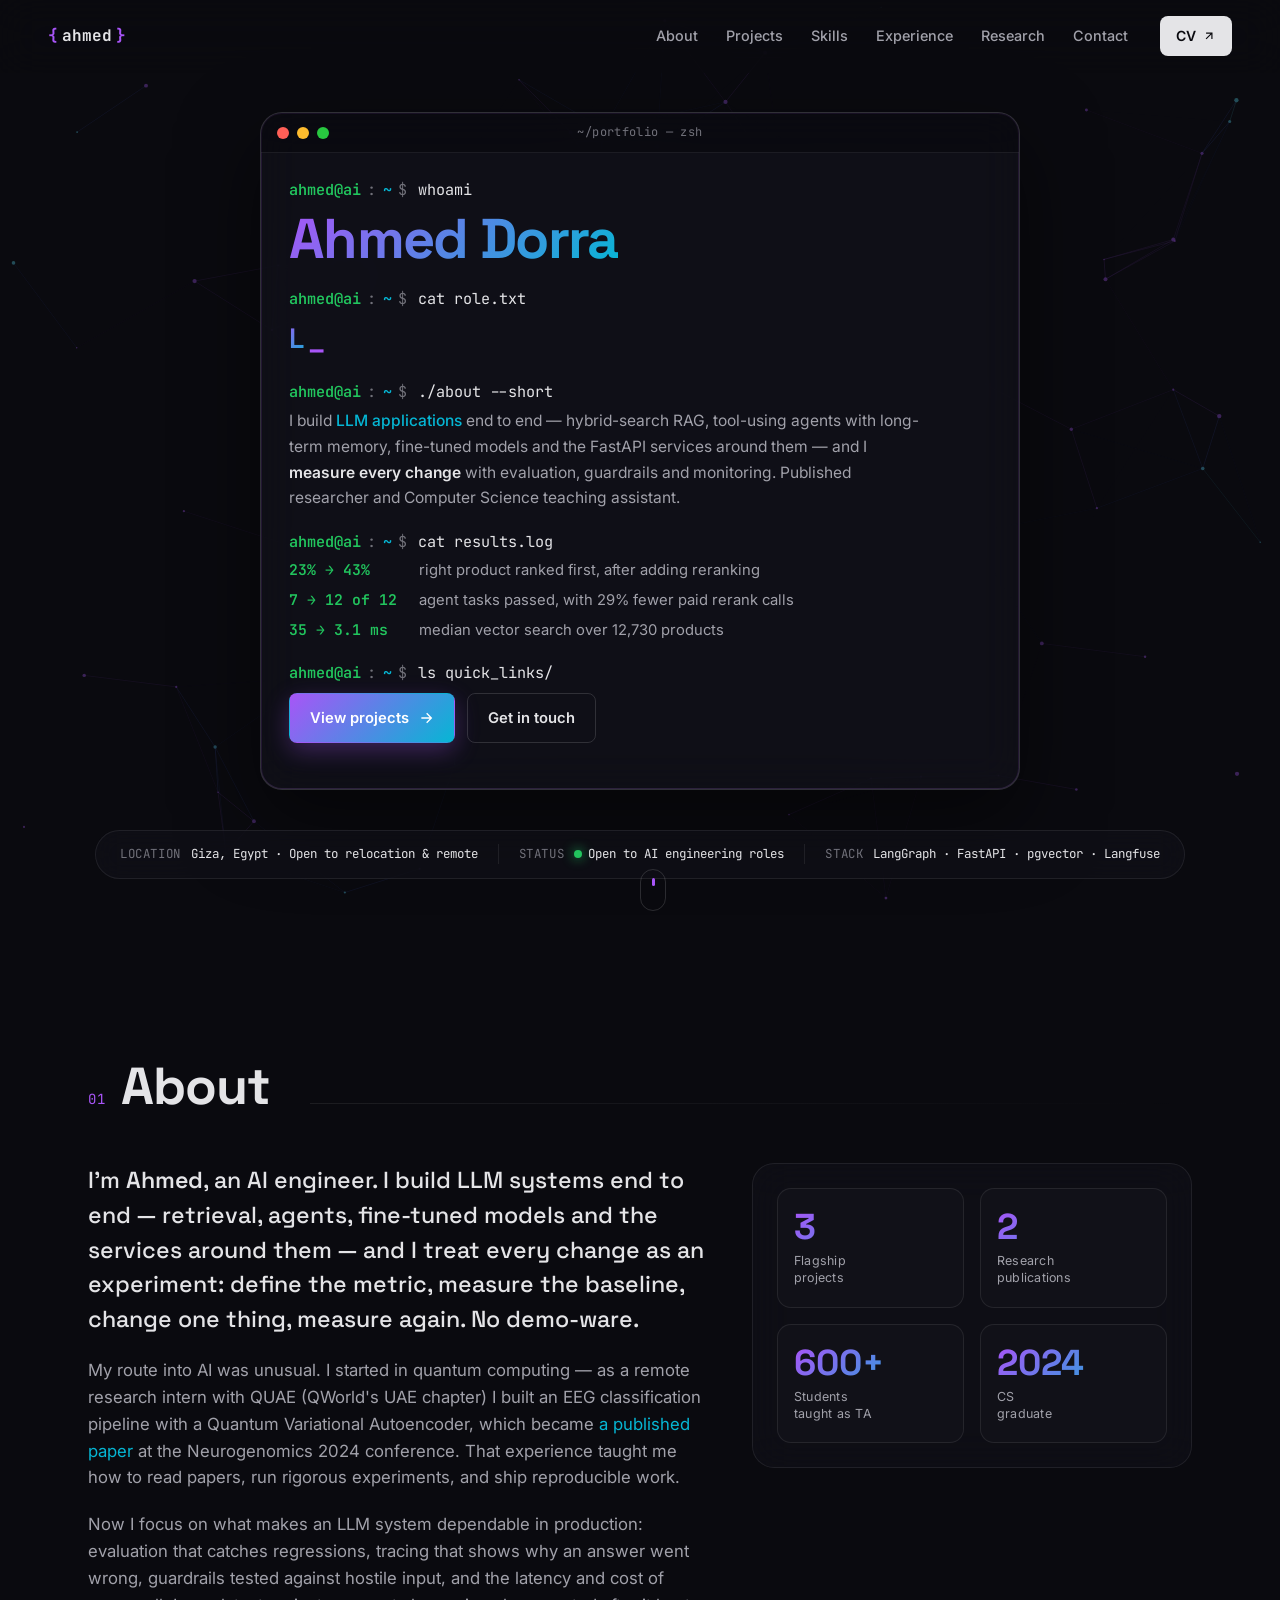
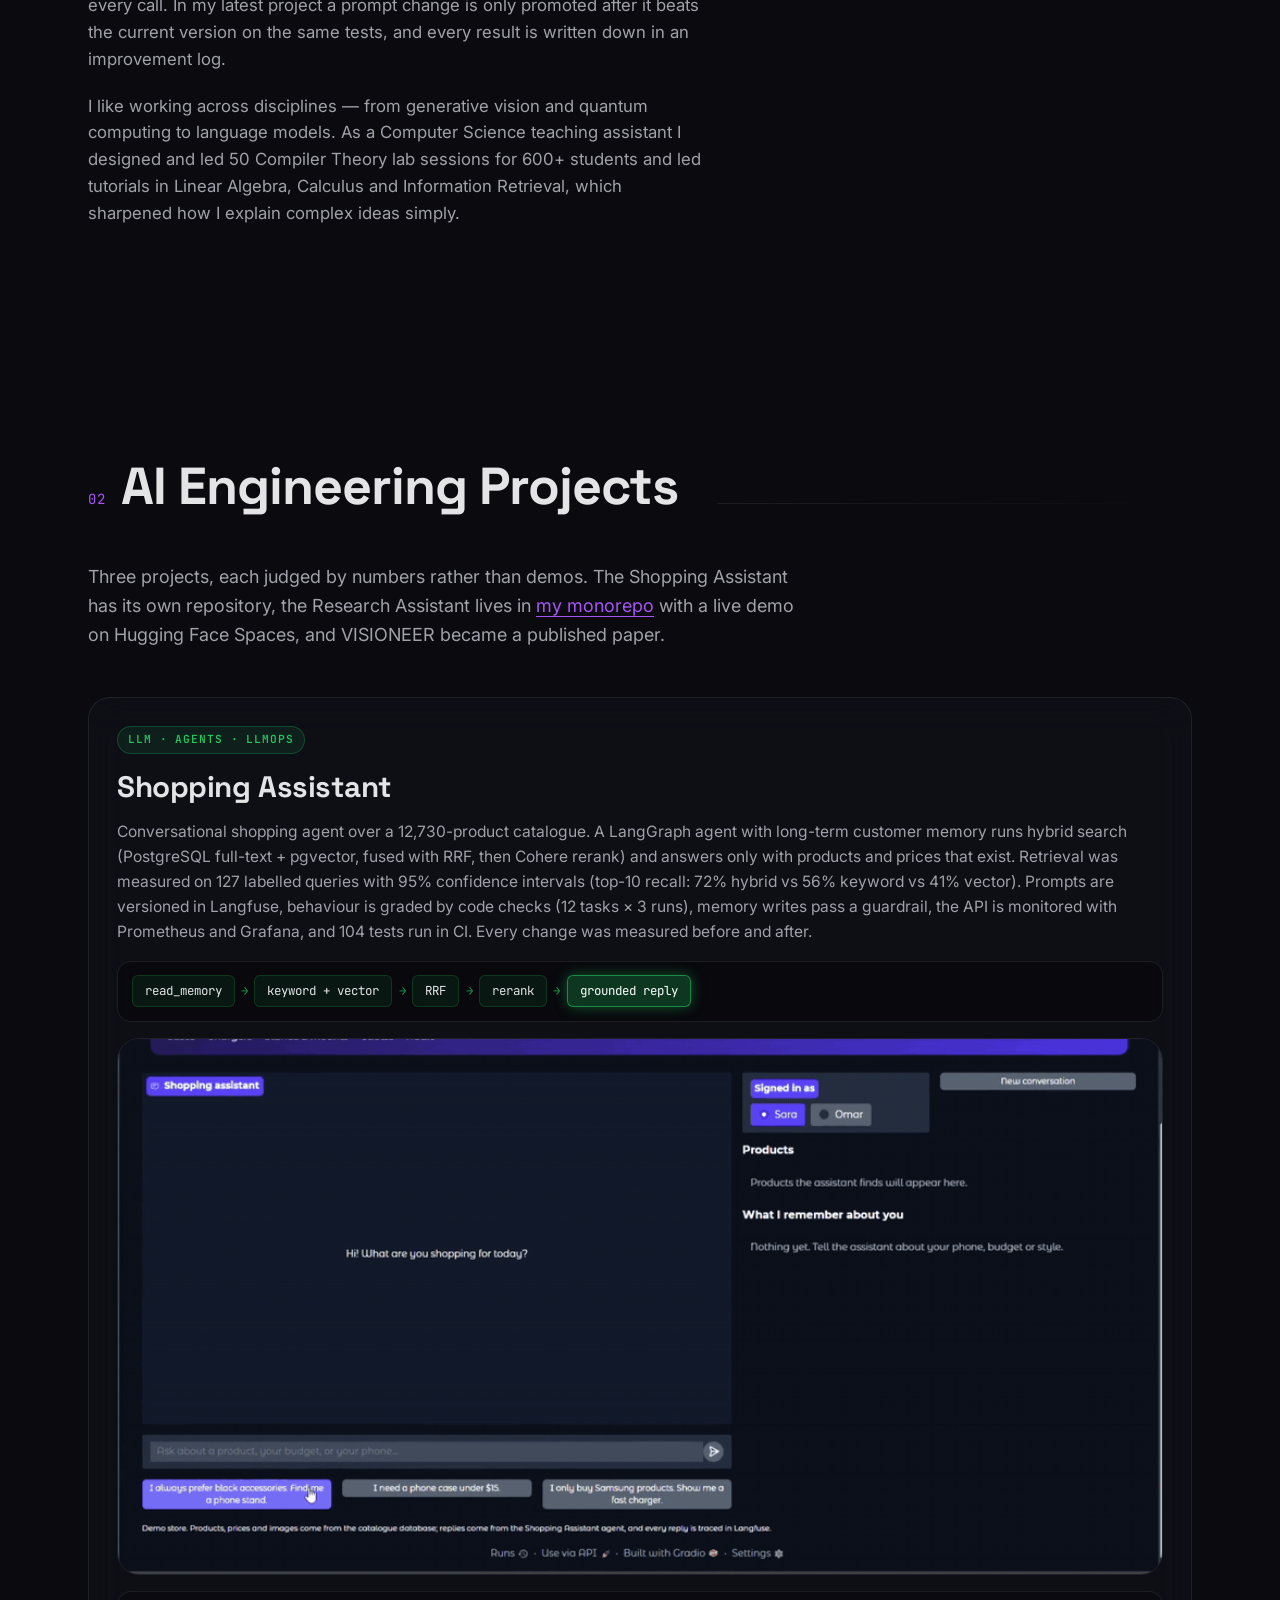
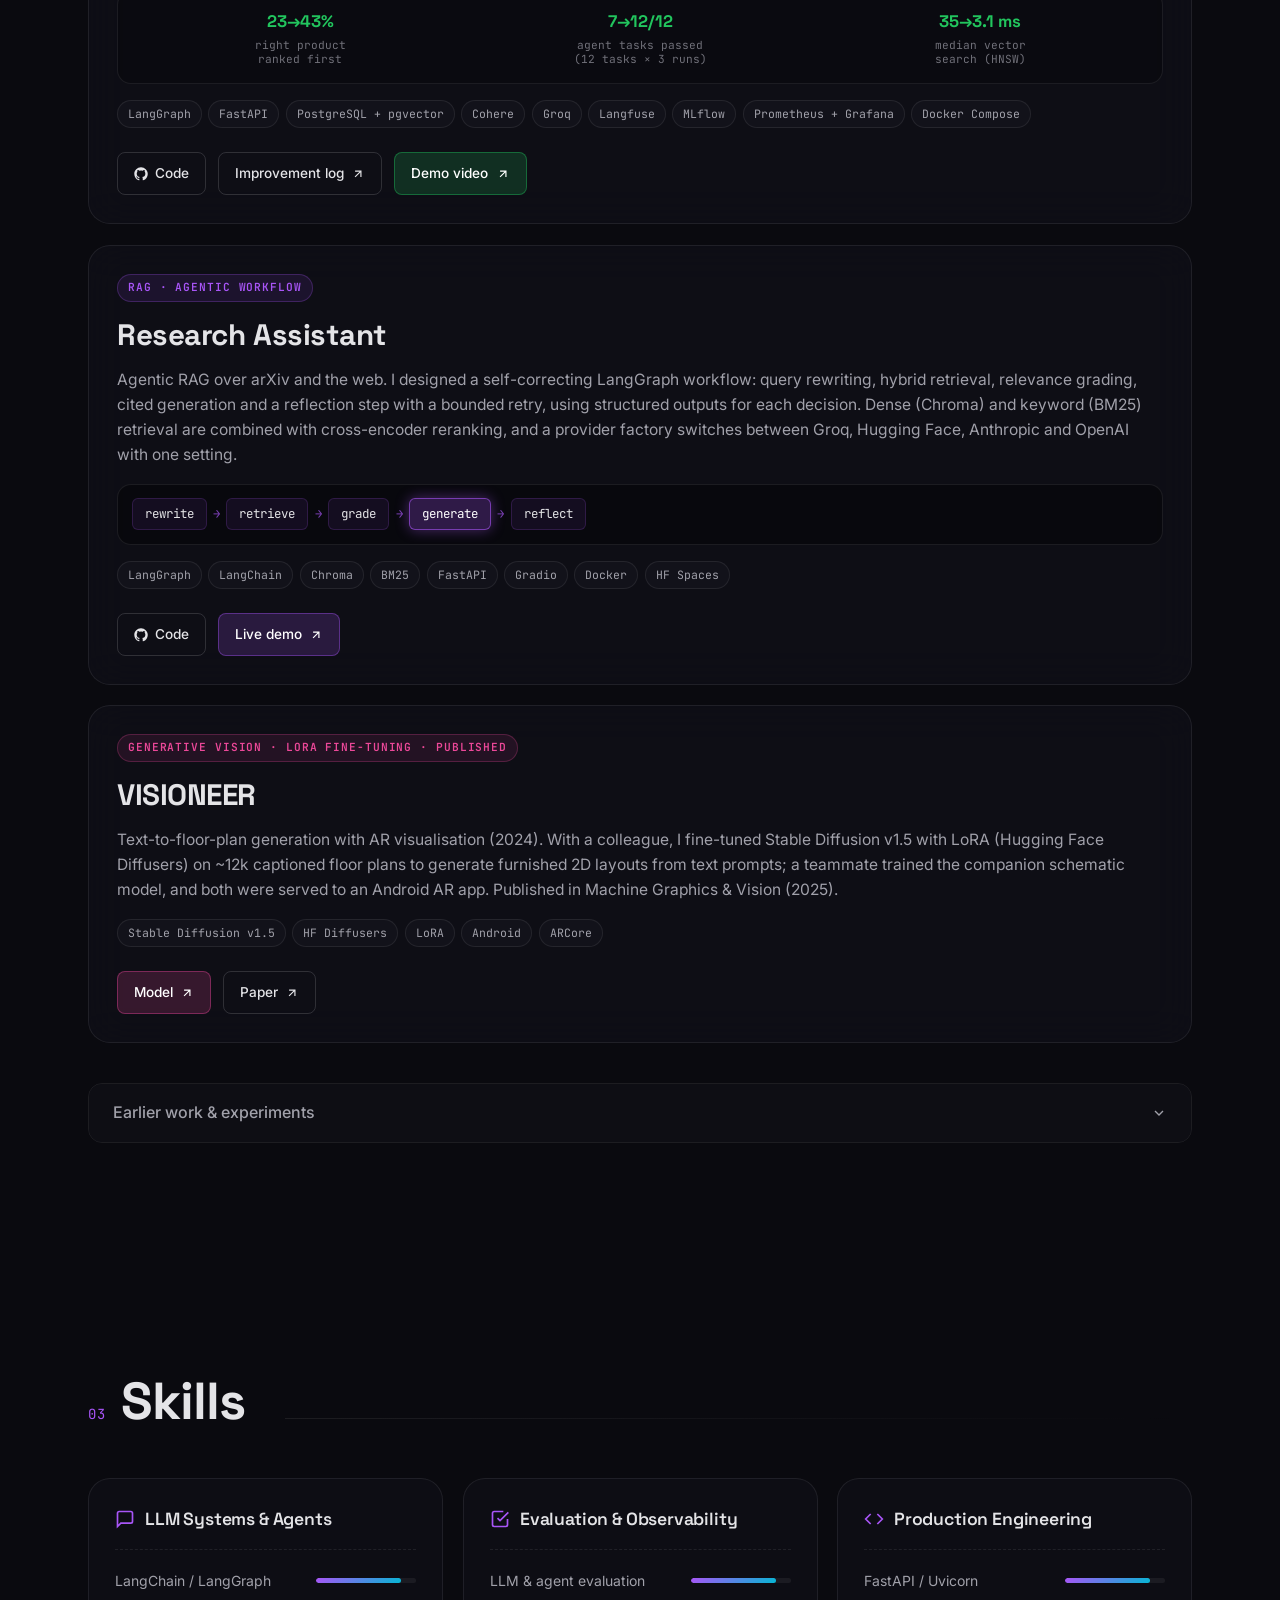
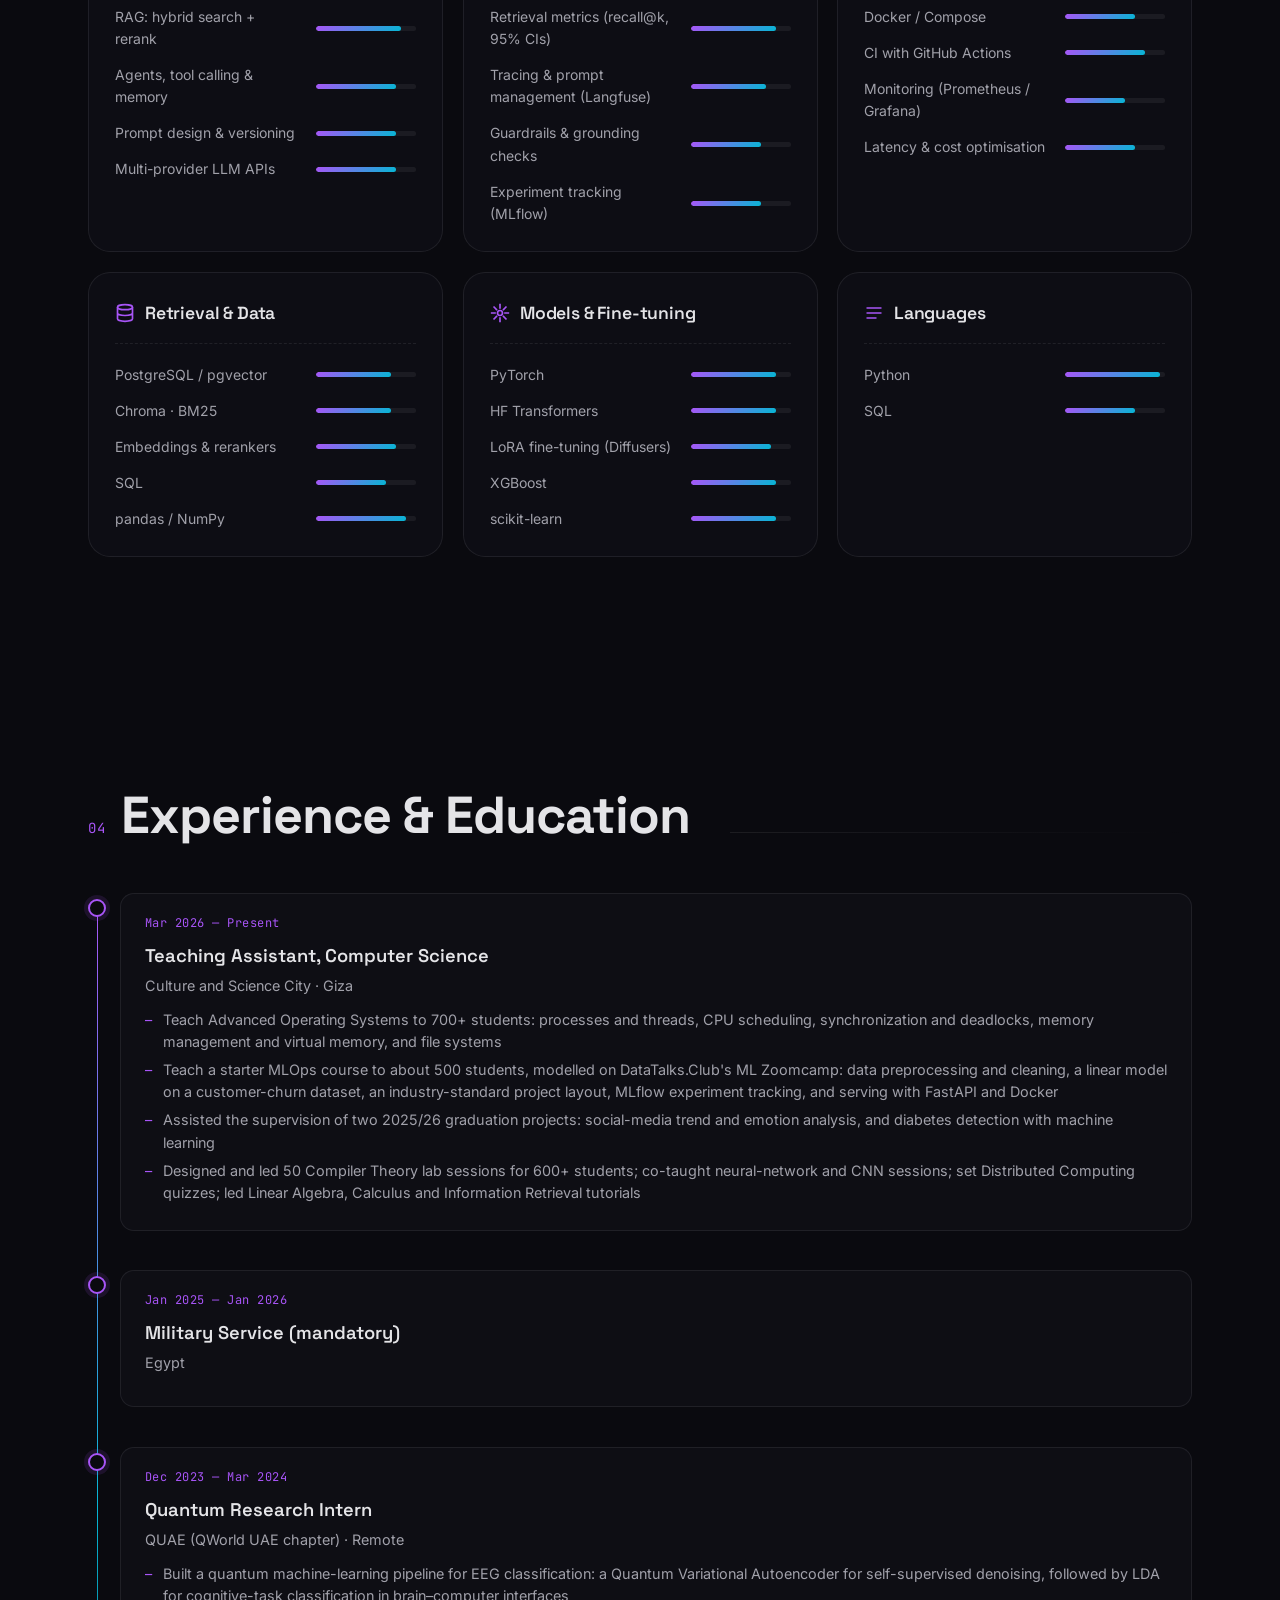
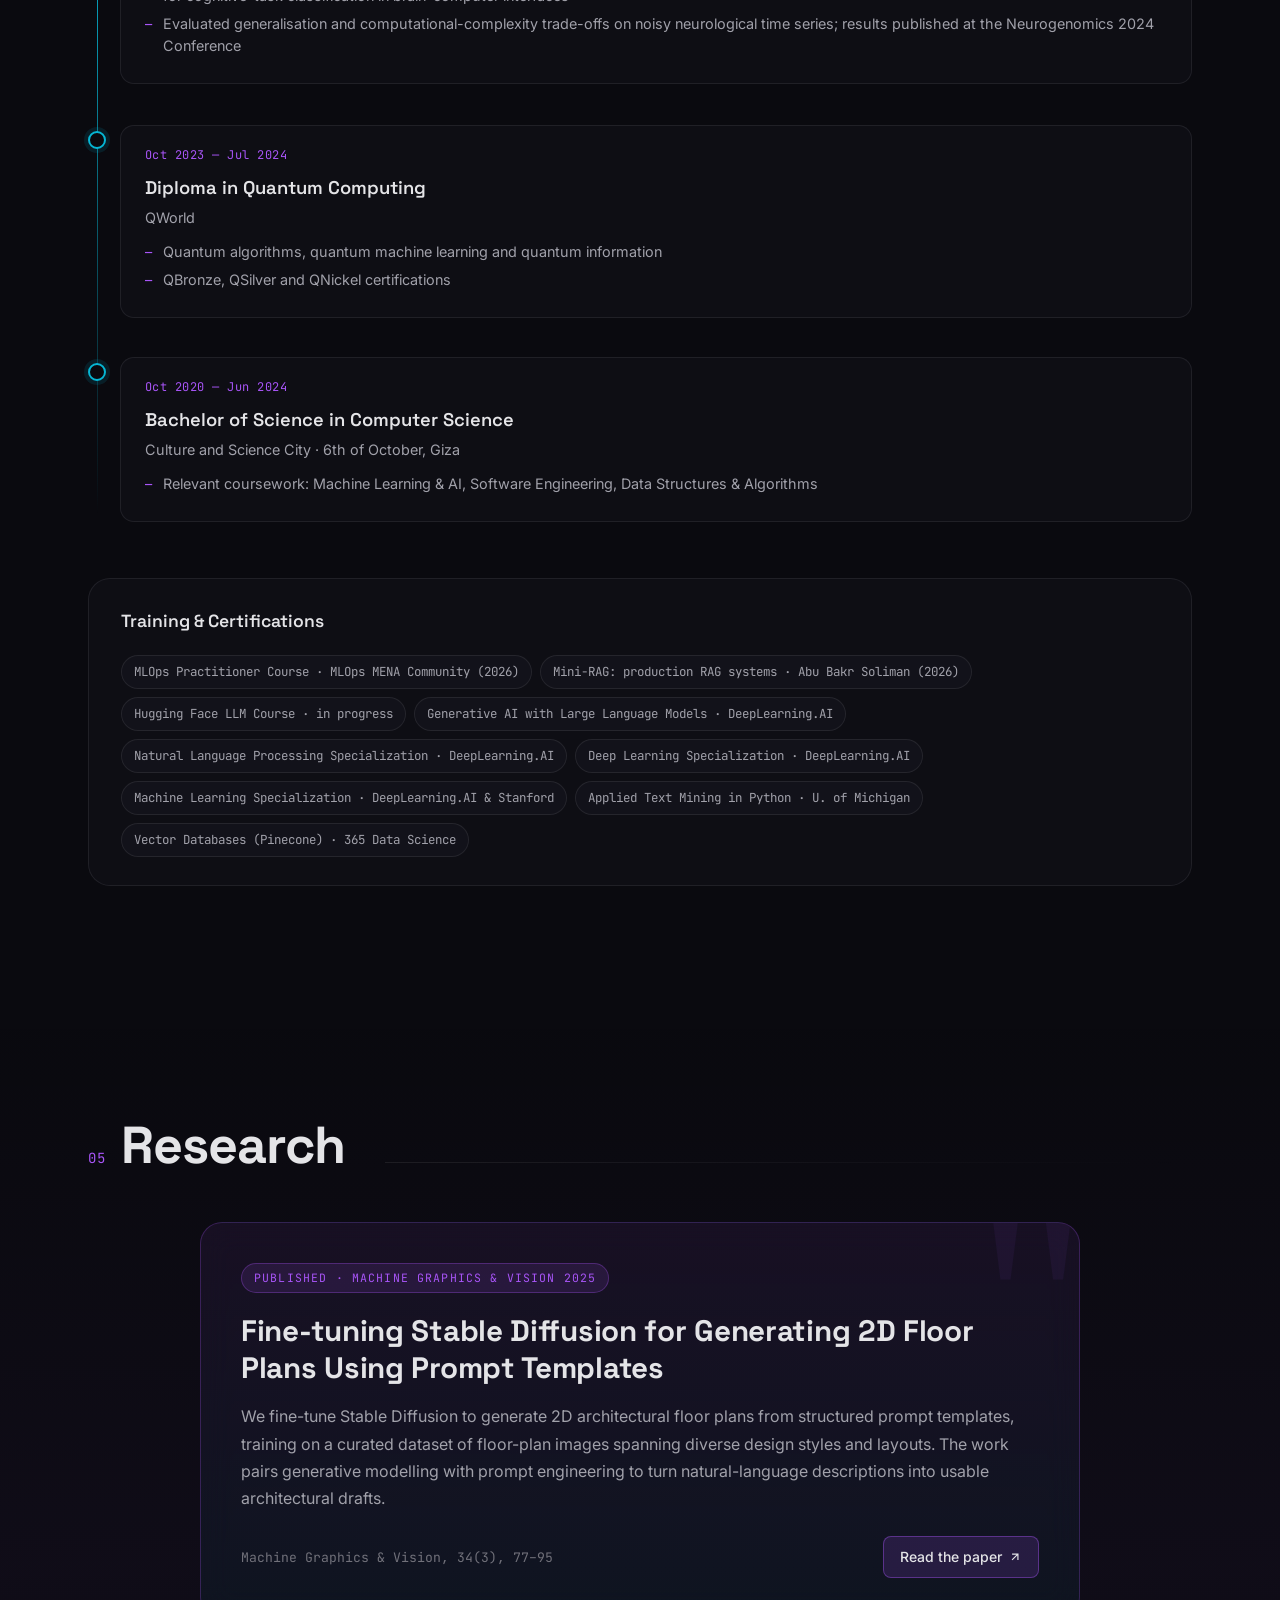
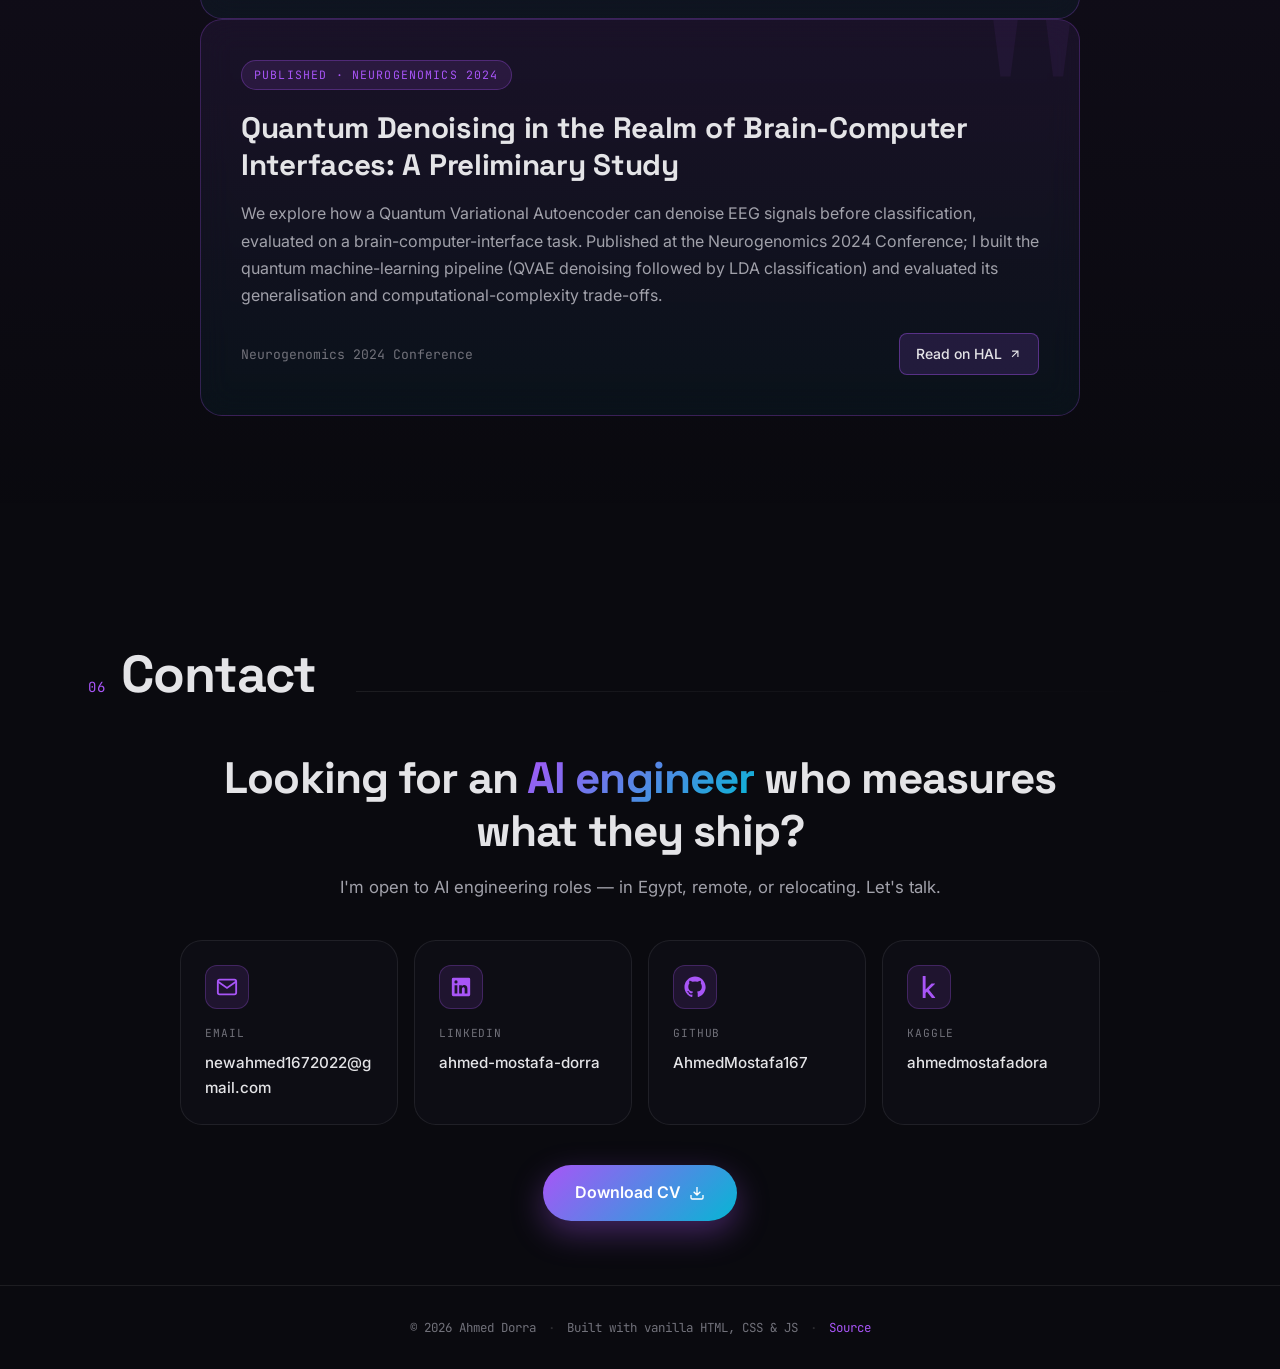
<file: portfolio/index.html>
<!DOCTYPE html>
<html lang="en">
<head>
    <meta charset="UTF-8">
    <meta name="viewport" content="width=device-width, initial-scale=1.0, viewport-fit=cover">
    <meta name="theme-color" content="#0a0a0f">

    <title>Ahmed Dorra — AI Engineer · LLM Systems</title>
    <meta name="description" content="Ahmed Dorra — AI engineer building LLM applications end to end: hybrid-search RAG, tool-using agents with long-term memory, and the evaluation, guardrails and monitoring that show whether each change works. Published researcher and Computer Science teaching assistant.">
    <meta name="author" content="Ahmed Dorra">

    <meta property="og:title" content="Ahmed Dorra — AI Engineer">
    <meta property="og:description" content="AI engineer who builds LLM systems and measures every change: right product ranked first 23% → 43%, agent tasks passed 7 → 12 of 12, vector search 35 → 3 ms.">
    <meta property="og:type" content="website">
    <meta property="og:url" content="https://ahmedmostafa167.github.io/">

    <meta name="twitter:card" content="summary_large_image">
    <meta name="twitter:title" content="Ahmed Dorra — AI Engineer">
    <meta name="twitter:description" content="AI engineer: builds LLM systems, evaluates them, and improves them with measured changes.">

    <link rel="icon" type="image/svg+xml" href="assets/favicon.svg">

    <link rel="preconnect" href="https://fonts.googleapis.com">
    <link rel="preconnect" href="https://fonts.gstatic.com" crossorigin>
    <link href="https://fonts.googleapis.com/css2?family=Inter:wght@300;400;500;600;700;800&family=JetBrains+Mono:wght@400;500;700&family=Space+Grotesk:wght@400;500;600;700&display=swap" rel="stylesheet">

    <link rel="stylesheet" href="styles/main.css">
    <link rel="stylesheet" href="styles/animations.css">
    <link rel="stylesheet" href="styles/responsive.css">

    <script type="application/ld+json">
    {
        "@context": "https://schema.org",
        "@type": "Person",
        "name": "Ahmed Dorra",
        "jobTitle": "AI Engineer",
        "url": "https://ahmedmostafa167.github.io/",
        "sameAs": [
            "https://github.com/AhmedMostafa167",
            "https://www.linkedin.com/in/ahmed-mostafa-dorra",
            "https://www.kaggle.com/ahmedmostafadora"
        ],
        "alumniOf": {
            "@type": "EducationalOrganization",
            "name": "Culture and Science City, Faculty of Computer Science"
        }
    }
    </script>
</head>
<body>
    <canvas id="neural-bg" aria-hidden="true"></canvas>

    <a class="skip-link" href="#main">Skip to content</a>

    <nav class="nav" aria-label="Primary">
        <a href="#" class="nav__logo" aria-label="Ahmed Dorra — home">
            <span class="nav__logo-mark">{</span>
            <span class="nav__logo-text">ahmed</span>
            <span class="nav__logo-mark">}</span>
        </a>
        <ul class="nav__links">
            <li><a href="#about">About</a></li>
            <li><a href="#projects">Projects</a></li>
            <li><a href="#skills">Skills</a></li>
            <li><a href="#experience">Experience</a></li>
            <li><a href="#publications">Research</a></li>
            <li><a href="#contact">Contact</a></li>
        </ul>
        <a href="https://drive.google.com/file/d/1sdeY9TZgge88EjOI0Nu1NiGbryG8Y6WB/view?usp=sharing"
           target="_blank" rel="noopener" class="nav__cta">
            <span>CV</span>
            <svg viewBox="0 0 24 24" width="14" height="14" fill="none" stroke="currentColor" stroke-width="2"><path d="M7 7h10v10M7 17L17 7"/></svg>
        </a>
        <button class="nav__toggle" aria-label="Toggle menu" aria-expanded="false">
            <span></span><span></span><span></span>
        </button>
    </nav>

    <main id="main">

        <!-- ====== HERO ====== -->
        <section class="hero" aria-labelledby="hero-title">
            <div class="hero__inner">
                <div class="hero__terminal" role="region" aria-label="Introduction">
                    <div class="terminal__chrome">
                        <span class="terminal__dot terminal__dot--red"></span>
                        <span class="terminal__dot terminal__dot--yellow"></span>
                        <span class="terminal__dot terminal__dot--green"></span>
                        <span class="terminal__title">~/portfolio &mdash; zsh</span>
                    </div>
                    <div class="terminal__body">
                        <div class="terminal__line">
                            <span class="terminal__prompt">ahmed@ai</span>
                            <span class="terminal__sep">:</span>
                            <span class="terminal__path">~</span>
                            <span class="terminal__dollar">$</span>
                            <span class="terminal__cmd">whoami</span>
                        </div>
                        <div class="terminal__line terminal__output" id="hero-title">
                            <h1>Ahmed Dorra</h1>
                        </div>

                        <div class="terminal__line">
                            <span class="terminal__prompt">ahmed@ai</span>
                            <span class="terminal__sep">:</span>
                            <span class="terminal__path">~</span>
                            <span class="terminal__dollar">$</span>
                            <span class="terminal__cmd">cat role.txt</span>
                        </div>
                        <div class="terminal__line terminal__output">
                            <p class="hero__role">
                                <span class="text-gradient" data-typing data-words='["AI Engineer","LLM Systems Engineer","Agentic AI Engineer","Applied AI Researcher"]'></span>
                                <span class="cursor">_</span>
                            </p>
                        </div>

                        <div class="terminal__line">
                            <span class="terminal__prompt">ahmed@ai</span>
                            <span class="terminal__sep">:</span>
                            <span class="terminal__path">~</span>
                            <span class="terminal__dollar">$</span>
                            <span class="terminal__cmd">./about --short</span>
                        </div>
                        <div class="terminal__line terminal__output">
                            <p class="hero__pitch">
                                I build <em>LLM applications</em> end to end — hybrid-search RAG, tool-using agents with
                                long-term memory, fine-tuned models and the FastAPI services around them — and I
                                <strong>measure every change</strong> with evaluation, guardrails and monitoring.
                                Published researcher and Computer Science teaching assistant.
                            </p>
                        </div>

                        <div class="terminal__line">
                            <span class="terminal__prompt">ahmed@ai</span>
                            <span class="terminal__sep">:</span>
                            <span class="terminal__path">~</span>
                            <span class="terminal__dollar">$</span>
                            <span class="terminal__cmd">cat results.log</span>
                        </div>
                        <div class="terminal__line terminal__output">
                            <ul class="hero__results" aria-label="Measured results from the Shopping Assistant">
                                <li><span class="hero__results-num">23% → 43%</span> right product ranked first, after adding reranking</li>
                                <li><span class="hero__results-num">7 → 12 of 12</span> agent tasks passed, with 29% fewer paid rerank calls</li>
                                <li><span class="hero__results-num">35 → 3.1 ms</span> median vector search over 12,730 products</li>
                            </ul>
                        </div>

                        <div class="terminal__line">
                            <span class="terminal__prompt">ahmed@ai</span>
                            <span class="terminal__sep">:</span>
                            <span class="terminal__path">~</span>
                            <span class="terminal__dollar">$</span>
                            <span class="terminal__cmd">ls quick_links/</span>
                        </div>
                        <div class="terminal__line terminal__output">
                            <div class="hero__cta">
                                <a href="#projects" class="btn btn--primary">
                                    <span>View projects</span>
                                    <svg viewBox="0 0 24 24" width="16" height="16" fill="none" stroke="currentColor" stroke-width="2"><path d="M5 12h14M13 5l7 7-7 7"/></svg>
                                </a>
                                <a href="#contact" class="btn btn--ghost">
                                    <span>Get in touch</span>
                                </a>
                            </div>
                        </div>
                    </div>
                </div>

                <div class="hero__meta" aria-hidden="true">
                    <div class="hero__meta-item">
                        <span class="hero__meta-label">LOCATION</span>
                        <span class="hero__meta-value">Giza, Egypt · Open to relocation &amp; remote</span>
                    </div>
                    <div class="hero__meta-divider"></div>
                    <div class="hero__meta-item">
                        <span class="hero__meta-label">STATUS</span>
                        <span class="hero__meta-value"><span class="status-dot"></span>Open to AI engineering roles</span>
                    </div>
                    <div class="hero__meta-divider"></div>
                    <div class="hero__meta-item">
                        <span class="hero__meta-label">STACK</span>
                        <span class="hero__meta-value">LangGraph · FastAPI · pgvector · Langfuse</span>
                    </div>
                </div>

                <a href="#about" class="hero__scroll" aria-label="Scroll to about">
                    <span></span>
                </a>
            </div>
        </section>

        <!-- ====== ABOUT ====== -->
        <section class="section" id="about" aria-labelledby="about-title">
            <div class="container">
                <div class="section__header reveal">
                    <span class="section__num">01</span>
                    <h2 class="section__title" id="about-title">About</h2>
                    <div class="section__line"></div>
                </div>

                <div class="about__grid">
                    <article class="about__bio reveal">
                        <p class="about__lead">
                            I'm <strong>Ahmed</strong>, an AI engineer. I build LLM systems end to end — retrieval, agents,
                            fine-tuned models and the services around them — and I treat every change as an experiment:
                            define the metric, measure the baseline, change one thing, measure again. No demo-ware.
                        </p>
                        <p>
                            My route into AI was unusual. I started in quantum computing — as a remote research intern with
                            QUAE (QWorld's UAE chapter) I built an EEG classification pipeline with a Quantum Variational
                            Autoencoder, which became
                            <a href="https://hal.science/hal-04501908" target="_blank" rel="noopener">a published paper</a>
                            at the Neurogenomics 2024 conference. That experience taught me how to read papers,
                            run rigorous experiments, and ship reproducible work.
                        </p>
                        <p>
                            Now I focus on what makes an LLM system dependable in production: evaluation that catches
                            regressions, tracing that shows why an answer went wrong, guardrails tested against hostile input,
                            and the latency and cost of every call. In my latest project a prompt change is only promoted
                            after it beats the current version on the same tests, and every result is written down in an
                            improvement log.
                        </p>
                        <p>
                            I like working across disciplines — from generative vision and quantum computing to language
                            models. As a Computer Science teaching assistant I designed and led 50 Compiler Theory lab
                            sessions for 600+ students and led tutorials in Linear Algebra, Calculus and Information
                            Retrieval, which sharpened how I explain complex ideas simply.
                        </p>
                    </article>

                    <aside class="about__stats reveal" aria-label="At a glance">
                        <div class="stat">
                            <span class="stat__value" data-counter="3">0</span>
                            <span class="stat__label">Flagship<br>projects</span>
                        </div>
                        <div class="stat">
                            <span class="stat__value" data-counter="2">0</span>
                            <span class="stat__label">Research<br>publications</span>
                        </div>
                        <div class="stat">
                            <span class="stat__value" data-counter="600" data-suffix="+">0</span>
                            <span class="stat__label">Students<br>taught as TA</span>
                        </div>
                        <div class="stat">
                            <span class="stat__value">2024</span>
                            <span class="stat__label">CS<br>graduate</span>
                        </div>
                    </aside>
                </div>
            </div>
        </section>

        <!-- ====== PROJECTS (BENTO) ====== -->
        <section class="section" id="projects" aria-labelledby="projects-title">
            <div class="container">
                <div class="section__header reveal">
                    <span class="section__num">02</span>
                    <h2 class="section__title" id="projects-title">AI Engineering Projects</h2>
                    <div class="section__line"></div>
                </div>
                <p class="section__intro reveal">
                    Three projects, each judged by numbers rather than demos. The Shopping Assistant has its own
                    repository, the Research Assistant lives in
                    <a href="https://github.com/AhmedMostafa167/Projects" target="_blank" rel="noopener">my monorepo</a>
                    with a live demo on Hugging Face Spaces, and VISIONEER became a published paper.
                </p>

                <div class="bento">

                    <article class="bento__card bento__card--featured reveal" style="--accent: 34, 197, 94;">
                        <div class="bento__tag">LLM · AGENTS · LLMOPS</div>
                        <h3 class="bento__title">Shopping Assistant</h3>
                        <p class="bento__desc">
                            Conversational shopping agent over a 12,730-product catalogue. A LangGraph agent with
                            long-term customer memory runs hybrid search (PostgreSQL full-text + pgvector, fused with
                            RRF, then Cohere rerank) and answers only with products and prices that exist. Retrieval was
                            measured on 127 labelled queries with 95% confidence intervals (top-10 recall: 72% hybrid vs
                            56% keyword vs 41% vector). Prompts are versioned in Langfuse, behaviour is graded by code
                            checks (12 tasks × 3 runs), memory writes pass a guardrail, the API is monitored with
                            Prometheus and Grafana, and 104 tests run in CI. Every change was measured before and after.
                        </p>

                        <div class="bento__architecture" aria-hidden="true">
                            <div class="arch-node">read_memory</div>
                            <div class="arch-arrow">→</div>
                            <div class="arch-node">keyword + vector</div>
                            <div class="arch-arrow">→</div>
                            <div class="arch-node">RRF</div>
                            <div class="arch-arrow">→</div>
                            <div class="arch-node">rerank</div>
                            <div class="arch-arrow">→</div>
                            <div class="arch-node arch-node--active">grounded reply</div>
                        </div>

                        <a href="https://github.com/AhmedMostafa167/Shopping-Assistant/blob/main/docs/media/shopping-assistant-demo.mp4" class="bento__media" target="_blank" rel="noopener"
                           aria-label="Watch the Shopping Assistant demo video">
                            <img src="assets/shopping-assistant-demo.gif" loading="lazy" width="960" height="492"
                                 alt="Demo: a customer states a preference for black accessories, gets matching phone stands, and a new conversation already remembers it">
                        </a>

                        <div class="bento__stat">
                            <div><span class="num">23→43%</span><span class="lbl">right product<br>ranked first</span></div>
                            <div><span class="num">7→12/12</span><span class="lbl">agent tasks passed<br>(12 tasks × 3 runs)</span></div>
                            <div><span class="num">35→3.1 ms</span><span class="lbl">median vector<br>search (HNSW)</span></div>
                        </div>

                        <div class="bento__tech">
                            <span>LangGraph</span>
                            <span>FastAPI</span>
                            <span>PostgreSQL + pgvector</span>
                            <span>Cohere</span>
                            <span>Groq</span>
                            <span>Langfuse</span>
                            <span>MLflow</span>
                            <span>Prometheus + Grafana</span>
                            <span>Docker Compose</span>
                        </div>
                        <div class="bento__links">
                            <a href="https://github.com/AhmedMostafa167/Shopping-Assistant"
                               class="bento__link" target="_blank" rel="noopener">
                                <svg viewBox="0 0 24 24" width="14" height="14" fill="currentColor"><path d="M12 .5C5.65.5.5 5.65.5 12c0 5.08 3.29 9.4 7.86 10.92.58.1.79-.25.79-.55v-2.16c-3.2.7-3.87-1.36-3.87-1.36-.52-1.34-1.28-1.69-1.28-1.69-1.05-.71.08-.7.08-.7 1.16.08 1.77 1.19 1.77 1.19 1.03 1.77 2.7 1.26 3.36.96.1-.75.4-1.26.73-1.55-2.55-.29-5.24-1.28-5.24-5.7 0-1.26.45-2.29 1.19-3.1-.12-.29-.51-1.46.11-3.04 0 0 .97-.31 3.18 1.18a11.07 11.07 0 015.79 0c2.21-1.49 3.18-1.18 3.18-1.18.62 1.58.23 2.75.11 3.04.74.81 1.19 1.84 1.19 3.1 0 4.43-2.7 5.41-5.27 5.69.41.36.78 1.06.78 2.13v3.16c0 .31.21.66.79.55 4.57-1.52 7.86-5.84 7.86-10.92C23.5 5.65 18.35.5 12 .5z"/></svg>
                                Code
                            </a>
                            <a href="https://github.com/AhmedMostafa167/Shopping-Assistant/blob/main/eval/IMPROVEMENT_LOG.md"
                               class="bento__link" target="_blank" rel="noopener">
                                Improvement log
                                <svg viewBox="0 0 24 24" width="14" height="14" fill="none" stroke="currentColor" stroke-width="2"><path d="M7 7h10v10M7 17L17 7"/></svg>
                            </a>
                            <a href="https://github.com/AhmedMostafa167/Shopping-Assistant/blob/main/docs/media/shopping-assistant-demo.mp4"
                               class="bento__link bento__link--demo" target="_blank" rel="noopener">
                                Demo video
                                <svg viewBox="0 0 24 24" width="14" height="14" fill="none" stroke="currentColor" stroke-width="2"><path d="M7 7h10v10M7 17L17 7"/></svg>
                            </a>
                        </div>
                    </article>

                    <article class="bento__card bento__card--featured reveal" style="--accent: 168, 85, 247;">
                        <div class="bento__tag">RAG · AGENTIC WORKFLOW</div>
                        <h3 class="bento__title">Research Assistant</h3>
                        <p class="bento__desc">
                            Agentic RAG over arXiv and the web. I designed a self-correcting LangGraph workflow: query
                            rewriting, hybrid retrieval, relevance grading, cited generation and a reflection step with a
                            bounded retry, using structured outputs for each decision. Dense (Chroma) and keyword (BM25)
                            retrieval are combined with cross-encoder reranking, and a provider factory switches between
                            Groq, Hugging Face, Anthropic and OpenAI with one setting.
                        </p>

                        <div class="bento__architecture" aria-hidden="true">
                            <div class="arch-node">rewrite</div>
                            <div class="arch-arrow">→</div>
                            <div class="arch-node">retrieve</div>
                            <div class="arch-arrow">→</div>
                            <div class="arch-node">grade</div>
                            <div class="arch-arrow">→</div>
                            <div class="arch-node arch-node--active">generate</div>
                            <div class="arch-arrow">→</div>
                            <div class="arch-node">reflect</div>
                        </div>

                        <div class="bento__tech">
                            <span>LangGraph</span>
                            <span>LangChain</span>
                            <span>Chroma</span>
                            <span>BM25</span>
                            <span>FastAPI</span>
                            <span>Gradio</span>
                            <span>Docker</span>
                            <span>HF Spaces</span>
                        </div>
                        <div class="bento__links">
                            <a href="https://github.com/AhmedMostafa167/Projects/tree/main/01-LLM-RAG/research-assistant"
                               class="bento__link" target="_blank" rel="noopener">
                                <svg viewBox="0 0 24 24" width="14" height="14" fill="currentColor"><path d="M12 .5C5.65.5.5 5.65.5 12c0 5.08 3.29 9.4 7.86 10.92.58.1.79-.25.79-.55v-2.16c-3.2.7-3.87-1.36-3.87-1.36-.52-1.34-1.28-1.69-1.28-1.69-1.05-.71.08-.7.08-.7 1.16.08 1.77 1.19 1.77 1.19 1.03 1.77 2.7 1.26 3.36.96.1-.75.4-1.26.73-1.55-2.55-.29-5.24-1.28-5.24-5.7 0-1.26.45-2.29 1.19-3.1-.12-.29-.51-1.46.11-3.04 0 0 .97-.31 3.18 1.18a11.07 11.07 0 015.79 0c2.21-1.49 3.18-1.18 3.18-1.18.62 1.58.23 2.75.11 3.04.74.81 1.19 1.84 1.19 3.1 0 4.43-2.7 5.41-5.27 5.69.41.36.78 1.06.78 2.13v3.16c0 .31.21.66.79.55 4.57-1.52 7.86-5.84 7.86-10.92C23.5 5.65 18.35.5 12 .5z"/></svg>
                                Code
                            </a>
                            <a href="https://huggingface.co/spaces/Ahmed167/research_assistant"
                               class="bento__link bento__link--demo" target="_blank" rel="noopener">
                                Live demo
                                <svg viewBox="0 0 24 24" width="14" height="14" fill="none" stroke="currentColor" stroke-width="2"><path d="M7 7h10v10M7 17L17 7"/></svg>
                            </a>
                        </div>
                    </article>

                    <article class="bento__card bento__card--featured reveal" style="--accent: 236, 72, 153;">
                        <div class="bento__tag">GENERATIVE VISION · LORA FINE-TUNING · PUBLISHED</div>
                        <h3 class="bento__title">VISIONEER</h3>
                        <p class="bento__desc">
                            Text-to-floor-plan generation with AR visualisation (2024). With a colleague, I fine-tuned
                            Stable Diffusion v1.5 with LoRA (Hugging Face Diffusers) on ~12k captioned floor plans to
                            generate furnished 2D layouts from text prompts; a teammate trained the companion schematic
                            model, and both were served to an Android AR app. Published in Machine Graphics &amp; Vision (2025).
                        </p>
                        <div class="bento__tech">
                            <span>Stable Diffusion v1.5</span>
                            <span>HF Diffusers</span>
                            <span>LoRA</span>
                            <span>Android</span>
                            <span>ARCore</span>
                        </div>
                        <div class="bento__links">
                            <a href="https://huggingface.co/Ahmed167/visioneer-v2"
                               class="bento__link bento__link--demo" target="_blank" rel="noopener">
                                Model
                                <svg viewBox="0 0 24 24" width="14" height="14" fill="none" stroke="currentColor" stroke-width="2"><path d="M7 7h10v10M7 17L17 7"/></svg>
                            </a>
                            <a href="https://mgv.sggw.edu.pl/article/view/10294"
                               class="bento__link" target="_blank" rel="noopener">
                                Paper
                                <svg viewBox="0 0 24 24" width="14" height="14" fill="none" stroke="currentColor" stroke-width="2"><path d="M7 7h10v10M7 17L17 7"/></svg>
                            </a>
                        </div>
                    </article>

                </div>

                <details class="more-projects reveal">
                    <summary>
                        <span>Earlier work &amp; experiments</span>
                        <svg viewBox="0 0 24 24" width="16" height="16" fill="none" stroke="currentColor" stroke-width="2"><path d="M6 9l6 6 6-6"/></svg>
                    </summary>
                    <div class="more-projects__grid">
                        <a href="https://www.kaggle.com/code/ahmedmostafadora" target="_blank" rel="noopener" class="mini-project">
                            <h4>BERT for SMS Spam</h4>
                            <p>99.1% accuracy fine-tuning BERT for SMS spam classification</p>
                            <span class="mini-project__tech">Transformers · Datasets</span>
                        </a>
                        <a href="https://www.kaggle.com/code/ahmedmostafadora" target="_blank" rel="noopener" class="mini-project">
                            <h4>DistilBERT: extractor vs classifier</h4>
                            <p>Comparing two approaches, F1 of 0.933 on both</p>
                            <span class="mini-project__tech">Transformers · scikit-learn</span>
                        </a>
                        <a href="https://www.kaggle.com/code/ahmedmostafadora" target="_blank" rel="noopener" class="mini-project">
                            <h4>Word2Vec + SVC sentiment</h4>
                            <p>Word2Vec embeddings + Linear SVC, 86% accuracy</p>
                            <span class="mini-project__tech">Gensim · spaCy</span>
                        </a>
                    </div>
                </details>
            </div>
        </section>

        <!-- ====== SKILLS ====== -->
        <section class="section" id="skills" aria-labelledby="skills-title">
            <div class="container">
                <div class="section__header reveal">
                    <span class="section__num">03</span>
                    <h2 class="section__title" id="skills-title">Skills</h2>
                    <div class="section__line"></div>
                </div>

                <div class="skills__grid">
                    <div class="skill-card reveal" data-category="llm">
                        <div class="skill-card__head">
                            <svg viewBox="0 0 24 24" width="20" height="20" fill="none" stroke="currentColor" stroke-width="2"><path d="M21 15a2 2 0 01-2 2H7l-4 4V5a2 2 0 012-2h14a2 2 0 012 2z"/></svg>
                            <h3>LLM Systems &amp; Agents</h3>
                        </div>
                        <ul class="skill-card__list">
                            <li><span>LangChain / LangGraph</span><span class="skill-bar"><span class="skill-bar__fill" style="--w: 85%"></span></span></li>
                            <li><span>RAG: hybrid search + rerank</span><span class="skill-bar"><span class="skill-bar__fill" style="--w: 85%"></span></span></li>
                            <li><span>Agents, tool calling &amp; memory</span><span class="skill-bar"><span class="skill-bar__fill" style="--w: 80%"></span></span></li>
                            <li><span>Prompt design &amp; versioning</span><span class="skill-bar"><span class="skill-bar__fill" style="--w: 80%"></span></span></li>
                            <li><span>Multi-provider LLM APIs</span><span class="skill-bar"><span class="skill-bar__fill" style="--w: 80%"></span></span></li>
                        </ul>
                    </div>

                    <div class="skill-card reveal" data-category="eval">
                        <div class="skill-card__head">
                            <svg viewBox="0 0 24 24" width="20" height="20" fill="none" stroke="currentColor" stroke-width="2"><path d="M9 11l3 3L22 4"/><path d="M21 12v7a2 2 0 01-2 2H5a2 2 0 01-2-2V5a2 2 0 012-2h11"/></svg>
                            <h3>Evaluation &amp; Observability</h3>
                        </div>
                        <ul class="skill-card__list">
                            <li><span>LLM &amp; agent evaluation</span><span class="skill-bar"><span class="skill-bar__fill" style="--w: 85%"></span></span></li>
                            <li><span>Retrieval metrics (recall@k, 95% CIs)</span><span class="skill-bar"><span class="skill-bar__fill" style="--w: 85%"></span></span></li>
                            <li><span>Tracing &amp; prompt management (Langfuse)</span><span class="skill-bar"><span class="skill-bar__fill" style="--w: 75%"></span></span></li>
                            <li><span>Guardrails &amp; grounding checks</span><span class="skill-bar"><span class="skill-bar__fill" style="--w: 70%"></span></span></li>
                            <li><span>Experiment tracking (MLflow)</span><span class="skill-bar"><span class="skill-bar__fill" style="--w: 70%"></span></span></li>
                        </ul>
                    </div>

                    <div class="skill-card reveal" data-category="eng">
                        <div class="skill-card__head">
                            <svg viewBox="0 0 24 24" width="20" height="20" fill="none" stroke="currentColor" stroke-width="2"><polyline points="16 18 22 12 16 6"/><polyline points="8 6 2 12 8 18"/></svg>
                            <h3>Production Engineering</h3>
                        </div>
                        <ul class="skill-card__list">
                            <li><span>FastAPI / Uvicorn</span><span class="skill-bar"><span class="skill-bar__fill" style="--w: 85%"></span></span></li>
                            <li><span>Docker / Compose</span><span class="skill-bar"><span class="skill-bar__fill" style="--w: 70%"></span></span></li>
                            <li><span>CI with GitHub Actions</span><span class="skill-bar"><span class="skill-bar__fill" style="--w: 80%"></span></span></li>
                            <li><span>Monitoring (Prometheus / Grafana)</span><span class="skill-bar"><span class="skill-bar__fill" style="--w: 60%"></span></span></li>
                            <li><span>Latency &amp; cost optimisation</span><span class="skill-bar"><span class="skill-bar__fill" style="--w: 70%"></span></span></li>
                        </ul>
                    </div>

                    <div class="skill-card reveal" data-category="data">
                        <div class="skill-card__head">
                            <svg viewBox="0 0 24 24" width="20" height="20" fill="none" stroke="currentColor" stroke-width="2"><ellipse cx="12" cy="5" rx="9" ry="3"/><path d="M3 5v14a9 3 0 0018 0V5M3 12a9 3 0 0018 0"/></svg>
                            <h3>Retrieval &amp; Data</h3>
                        </div>
                        <ul class="skill-card__list">
                            <li><span>PostgreSQL / pgvector</span><span class="skill-bar"><span class="skill-bar__fill" style="--w: 75%"></span></span></li>
                            <li><span>Chroma · BM25</span><span class="skill-bar"><span class="skill-bar__fill" style="--w: 75%"></span></span></li>
                            <li><span>Embeddings &amp; rerankers</span><span class="skill-bar"><span class="skill-bar__fill" style="--w: 80%"></span></span></li>
                            <li><span>SQL</span><span class="skill-bar"><span class="skill-bar__fill" style="--w: 70%"></span></span></li>
                            <li><span>pandas / NumPy</span><span class="skill-bar"><span class="skill-bar__fill" style="--w: 90%"></span></span></li>
                        </ul>
                    </div>

                    <div class="skill-card reveal" data-category="models">
                        <div class="skill-card__head">
                            <svg viewBox="0 0 24 24" width="20" height="20" fill="none" stroke="currentColor" stroke-width="2"><circle cx="12" cy="12" r="3"/><path d="M12 1v6M12 17v6M4.22 4.22l4.24 4.24M15.54 15.54l4.24 4.24M1 12h6M17 12h6M4.22 19.78l4.24-4.24M15.54 8.46l4.24-4.24"/></svg>
                            <h3>Models &amp; Fine-tuning</h3>
                        </div>
                        <ul class="skill-card__list">
                            <li><span>PyTorch</span><span class="skill-bar"><span class="skill-bar__fill" style="--w: 85%"></span></span></li>
                            <li><span>HF Transformers</span><span class="skill-bar"><span class="skill-bar__fill" style="--w: 85%"></span></span></li>
                            <li><span>LoRA fine-tuning (Diffusers)</span><span class="skill-bar"><span class="skill-bar__fill" style="--w: 80%"></span></span></li>
                            <li><span>XGBoost</span><span class="skill-bar"><span class="skill-bar__fill" style="--w: 85%"></span></span></li>
                            <li><span>scikit-learn</span><span class="skill-bar"><span class="skill-bar__fill" style="--w: 85%"></span></span></li>
                        </ul>
                    </div>

                    <div class="skill-card reveal" data-category="languages">
                        <div class="skill-card__head">
                            <svg viewBox="0 0 24 24" width="20" height="20" fill="none" stroke="currentColor" stroke-width="2"><path d="M3 12h18M3 6h18M3 18h12"/></svg>
                            <h3>Languages</h3>
                        </div>
                        <ul class="skill-card__list">
                            <li><span>Python</span><span class="skill-bar"><span class="skill-bar__fill" style="--w: 95%"></span></span></li>
                            <li><span>SQL</span><span class="skill-bar"><span class="skill-bar__fill" style="--w: 70%"></span></span></li>
                        </ul>
                    </div>

                </div>
            </div>
        </section>

        <!-- ====== EXPERIENCE & EDUCATION (TIMELINE) ====== -->
        <section class="section" id="experience" aria-labelledby="experience-title">
            <div class="container">
                <div class="section__header reveal">
                    <span class="section__num">04</span>
                    <h2 class="section__title" id="experience-title">Experience &amp; Education</h2>
                    <div class="section__line"></div>
                </div>

                <ol class="timeline">
                    <li class="timeline__item reveal">
                        <div class="timeline__dot" data-type="work"></div>
                        <div class="timeline__content">
                            <span class="timeline__date">Mar 2026 — Present</span>
                            <h3 class="timeline__title">Teaching Assistant, Computer Science</h3>
                            <span class="timeline__org">Culture and Science City · Giza</span>
                            <ul class="timeline__bullets">
                                <li>Teach Advanced Operating Systems to 700+ students: processes and threads, CPU scheduling, synchronization and deadlocks, memory management and virtual memory, and file systems</li>
                                <li>Teach a starter MLOps course to about 500 students, modelled on DataTalks.Club's ML Zoomcamp: data preprocessing and cleaning, a linear model on a customer-churn dataset, an industry-standard project layout, MLflow experiment tracking, and serving with FastAPI and Docker</li>
                                <li>Assisted the supervision of two 2025/26 graduation projects: social-media trend and emotion analysis, and diabetes detection with machine learning</li>
                                <li>Designed and led 50 Compiler Theory lab sessions for 600+ students; co-taught neural-network and CNN sessions; set Distributed Computing quizzes; led Linear Algebra, Calculus and Information Retrieval tutorials</li>
                            </ul>
                        </div>
                    </li>


                    <li class="timeline__item reveal">
                        <div class="timeline__dot" data-type="work"></div>
                        <div class="timeline__content">
                            <span class="timeline__date">Jan 2025 — Jan 2026</span>
                            <h3 class="timeline__title">Military Service (mandatory)</h3>
                            <span class="timeline__org">Egypt</span>
                        </div>
                    </li>


                    <li class="timeline__item reveal">
                        <div class="timeline__dot" data-type="work"></div>
                        <div class="timeline__content">
                            <span class="timeline__date">Dec 2023 — Mar 2024</span>
                            <h3 class="timeline__title">Quantum Research Intern</h3>
                            <span class="timeline__org">QUAE (QWorld UAE chapter) · Remote</span>
                            <ul class="timeline__bullets">
                                <li>Built a quantum machine-learning pipeline for EEG classification: a Quantum Variational Autoencoder for self-supervised denoising, followed by LDA for cognitive-task classification in brain–computer interfaces</li>
                                <li>Evaluated generalisation and computational-complexity trade-offs on noisy neurological time series; results published at the Neurogenomics 2024 Conference</li>
                            </ul>
                        </div>
                    </li>


                    <li class="timeline__item reveal">
                        <div class="timeline__dot" data-type="education"></div>
                        <div class="timeline__content">
                            <span class="timeline__date">Oct 2023 — Jul 2024</span>
                            <h3 class="timeline__title">Diploma in Quantum Computing</h3>
                            <span class="timeline__org">QWorld</span>
                            <ul class="timeline__bullets">
                                <li>Quantum algorithms, quantum machine learning and quantum information</li>
                                <li>QBronze, QSilver and QNickel certifications</li>
                            </ul>
                        </div>
                    </li>


                    <li class="timeline__item reveal">
                        <div class="timeline__dot" data-type="education"></div>
                        <div class="timeline__content">
                            <span class="timeline__date">Oct 2020 — Jun 2024</span>
                            <h3 class="timeline__title">Bachelor of Science in Computer Science</h3>
                            <span class="timeline__org">Culture and Science City · 6th of October, Giza</span>
                            <ul class="timeline__bullets">
                                <li>Relevant coursework: Machine Learning &amp; AI, Software Engineering, Data Structures &amp; Algorithms</li>
                            </ul>
                        </div>
                    </li>
                </ol>

                <div class="certs reveal" aria-label="Featured certifications">
                    <h3 class="certs__title">Training &amp; Certifications</h3>
                    <div class="certs__grid">
                        <span class="cert">MLOps Practitioner Course · MLOps MENA Community (2026)</span>
                        <span class="cert">Mini-RAG: production RAG systems · Abu Bakr Soliman (2026)</span>
                        <span class="cert">Hugging Face LLM Course · in progress</span>
                        <span class="cert">Generative AI with Large Language Models · DeepLearning.AI</span>
                        <span class="cert">Natural Language Processing Specialization · DeepLearning.AI</span>
                        <span class="cert">Deep Learning Specialization · DeepLearning.AI</span>
                        <span class="cert">Machine Learning Specialization · DeepLearning.AI &amp; Stanford</span>
                        <span class="cert">Applied Text Mining in Python · U. of Michigan</span>
                        <span class="cert">Vector Databases (Pinecone) · 365 Data Science</span>
                    </div>
                </div>
            </div>
        </section>

        <!-- ====== PUBLICATION HIGHLIGHT ====== -->
        <section class="section section--feature" id="publications" aria-labelledby="publications-title">
            <div class="container">
                <div class="section__header reveal">
                    <span class="section__num">05</span>
                    <h2 class="section__title" id="publications-title">Research</h2>
                    <div class="section__line"></div>
                </div>

                <article class="publication reveal">
                    <div class="publication__badge">PUBLISHED · MACHINE GRAPHICS &amp; VISION 2025</div>
                    <h3 class="publication__title">
                        Fine-tuning Stable Diffusion for Generating 2D Floor Plans Using Prompt Templates
                    </h3>
                    <p class="publication__abstract">
                        We fine-tune Stable Diffusion to generate 2D architectural floor plans from structured prompt
                        templates, training on a curated dataset of floor-plan images spanning diverse design styles and
                        layouts. The work pairs generative modelling with prompt engineering to turn natural-language
                        descriptions into usable architectural drafts.
                    </p>
                    <div class="publication__meta">
                        <span class="publication__venue">Machine Graphics &amp; Vision, 34(3), 77–95</span>
                        <a href="https://mgv.sggw.edu.pl/article/view/10294" target="_blank" rel="noopener" class="publication__link">
                            Read the paper
                            <svg viewBox="0 0 24 24" width="14" height="14" fill="none" stroke="currentColor" stroke-width="2"><path d="M7 7h10v10M7 17L17 7"/></svg>
                        </a>
                    </div>
                </article>

                <article class="publication reveal">
                    <div class="publication__badge">PUBLISHED · NEUROGENOMICS 2024</div>
                    <h3 class="publication__title">
                        Quantum Denoising in the Realm of Brain-Computer Interfaces: A Preliminary Study
                    </h3>
                    <p class="publication__abstract">
                        We explore how a Quantum Variational Autoencoder can denoise EEG signals before classification,
                        evaluated on a brain-computer-interface task. Published at the Neurogenomics 2024 Conference; I
                        built the quantum machine-learning pipeline (QVAE denoising followed by LDA classification) and
                        evaluated its generalisation and computational-complexity trade-offs.
                    </p>
                    <div class="publication__meta">
                        <span class="publication__venue">Neurogenomics 2024 Conference</span>
                        <a href="https://hal.science/hal-04501908" target="_blank" rel="noopener" class="publication__link">
                            Read on HAL
                            <svg viewBox="0 0 24 24" width="14" height="14" fill="none" stroke="currentColor" stroke-width="2"><path d="M7 7h10v10M7 17L17 7"/></svg>
                        </a>
                    </div>
                </article>
            </div>
        </section>

        <!-- ====== CONTACT ====== -->
        <section class="section section--contact" id="contact" aria-labelledby="contact-title">
            <div class="container">
                <div class="section__header reveal">
                    <span class="section__num">06</span>
                    <h2 class="section__title" id="contact-title">Contact</h2>
                    <div class="section__line"></div>
                </div>

                <div class="contact reveal">
                    <h3 class="contact__pitch">
                        Looking for an <span class="text-gradient">AI engineer</span> who measures what they ship?
                    </h3>
                    <p class="contact__sub">
                        I'm open to AI engineering roles — in Egypt, remote, or relocating. Let's talk.
                    </p>

                    <div class="contact__grid">
                        <a class="contact__card" href="mailto:newahmed1672022@gmail.com">
                            <div class="contact__icon">
                                <svg viewBox="0 0 24 24" width="22" height="22" fill="none" stroke="currentColor" stroke-width="2"><path d="M4 4h16c1.1 0 2 .9 2 2v12c0 1.1-.9 2-2 2H4c-1.1 0-2-.9-2-2V6c0-1.1.9-2 2-2z"/><polyline points="22,6 12,13 2,6"/></svg>
                            </div>
                            <span class="contact__label">EMAIL</span>
                            <span class="contact__value">newahmed1672022@gmail.com</span>
                        </a>

                        <a class="contact__card" href="https://www.linkedin.com/in/ahmed-mostafa-dorra" target="_blank" rel="noopener">
                            <div class="contact__icon">
                                <svg viewBox="0 0 24 24" width="22" height="22" fill="currentColor"><path d="M20.5 2h-17A1.5 1.5 0 002 3.5v17A1.5 1.5 0 003.5 22h17a1.5 1.5 0 001.5-1.5v-17A1.5 1.5 0 0020.5 2zM8 19H5v-9h3zM6.5 8.25A1.75 1.75 0 118.3 6.5a1.78 1.78 0 01-1.8 1.75zM19 19h-3v-4.74c0-1.42-.6-1.93-1.38-1.93A1.74 1.74 0 0013 14.19a.66.66 0 000 .14V19h-3v-9h2.9v1.3a3.11 3.11 0 012.7-1.4c1.55 0 3.36.86 3.36 3.66z"/></svg>
                            </div>
                            <span class="contact__label">LINKEDIN</span>
                            <span class="contact__value">ahmed-mostafa-dorra</span>
                        </a>

                        <a class="contact__card" href="https://github.com/AhmedMostafa167" target="_blank" rel="noopener">
                            <div class="contact__icon">
                                <svg viewBox="0 0 24 24" width="22" height="22" fill="currentColor"><path d="M12 .5C5.65.5.5 5.65.5 12c0 5.08 3.29 9.4 7.86 10.92.58.1.79-.25.79-.55v-2.16c-3.2.7-3.87-1.36-3.87-1.36-.52-1.34-1.28-1.69-1.28-1.69-1.05-.71.08-.7.08-.7 1.16.08 1.77 1.19 1.77 1.19 1.03 1.77 2.7 1.26 3.36.96.1-.75.4-1.26.73-1.55-2.55-.29-5.24-1.28-5.24-5.7 0-1.26.45-2.29 1.19-3.1-.12-.29-.51-1.46.11-3.04 0 0 .97-.31 3.18 1.18a11.07 11.07 0 015.79 0c2.21-1.49 3.18-1.18 3.18-1.18.62 1.58.23 2.75.11 3.04.74.81 1.19 1.84 1.19 3.1 0 4.43-2.7 5.41-5.27 5.69.41.36.78 1.06.78 2.13v3.16c0 .31.21.66.79.55 4.57-1.52 7.86-5.84 7.86-10.92C23.5 5.65 18.35.5 12 .5z"/></svg>
                            </div>
                            <span class="contact__label">GITHUB</span>
                            <span class="contact__value">AhmedMostafa167</span>
                        </a>

                        <a class="contact__card" href="https://www.kaggle.com/ahmedmostafadora" target="_blank" rel="noopener">
                            <div class="contact__icon">
                                <svg viewBox="0 0 24 24" width="22" height="22" fill="currentColor"><path d="M18.825 23.859c-.022.092-.117.141-.281.141h-3.139c-.187 0-.351-.082-.492-.248l-5.178-6.589-1.448 1.374v5.111c0 .235-.117.352-.351.352H5.505c-.236 0-.354-.117-.354-.352V.353c0-.233.118-.353.354-.353h2.431c.234 0 .351.12.351.353v14.343l6.203-6.272c.165-.165.33-.246.495-.246h3.239c.144 0 .236.06.285.18.046.149.034.255-.036.315l-6.555 6.344 6.836 8.507c.095.104.117.208.07.358"/></svg>
                            </div>
                            <span class="contact__label">KAGGLE</span>
                            <span class="contact__value">ahmedmostafadora</span>
                        </a>
                    </div>

                    <a href="https://drive.google.com/file/d/1sdeY9TZgge88EjOI0Nu1NiGbryG8Y6WB/view?usp=sharing"
                       target="_blank" rel="noopener" class="contact__cv">
                        <span>Download CV</span>
                        <svg viewBox="0 0 24 24" width="16" height="16" fill="none" stroke="currentColor" stroke-width="2"><path d="M21 15v4a2 2 0 01-2 2H5a2 2 0 01-2-2v-4M7 10l5 5 5-5M12 15V3"/></svg>
                    </a>
                </div>
            </div>
        </section>

    </main>

    <footer class="footer">
        <div class="container footer__inner">
            <span>&copy; 2026 Ahmed Dorra</span>
            <span class="footer__sep">·</span>
            <span>Built with vanilla HTML, CSS &amp; JS</span>
            <span class="footer__sep">·</span>
            <a href="https://github.com/AhmedMostafa167/Projects/tree/main/portfolio" target="_blank" rel="noopener">Source</a>
        </div>
    </footer>

    <script src="scripts/neural-bg.js" defer></script>
    <script src="scripts/main.js" defer></script>
</body>
</html>
</file>
<file: portfolio/styles/main.css>
/* =========================================
   Ahmed Dorra — Portfolio
   Design system + layout
   ========================================= */

:root {
    /* Palette */
    --bg: #0a0a0f;
    --bg-elevated: #12121a;
    --bg-surface: #1a1a24;
    --border: rgba(255, 255, 255, 0.08);
    --border-strong: rgba(255, 255, 255, 0.14);

    --text: #e4e4e7;
    --text-muted: #a1a1aa;
    --text-dim: #71717a;

    --accent: #a855f7;          /* purple */
    --accent-2: #06b6d4;        /* cyan */
    --accent-3: #ec4899;        /* pink */
    --accent-4: #22c55e;        /* green */
    --warning: #f59e0b;

    --grad: linear-gradient(135deg, #a855f7 0%, #06b6d4 100%);
    --grad-2: linear-gradient(135deg, #ec4899 0%, #a855f7 100%);

    /* Typography */
    --font-sans: 'Inter', -apple-system, BlinkMacSystemFont, sans-serif;
    --font-display: 'Space Grotesk', 'Inter', sans-serif;
    --font-mono: 'JetBrains Mono', ui-monospace, 'SF Mono', Menlo, monospace;

    /* Spacing */
    --container: 1200px;
    --gutter: clamp(1rem, 4vw, 3rem);
    --radius-sm: 8px;
    --radius: 14px;
    --radius-lg: 22px;

    /* Motion */
    --ease-out: cubic-bezier(0.16, 1, 0.3, 1);
    --ease-in-out: cubic-bezier(0.65, 0, 0.35, 1);
    --t-fast: 200ms;
    --t-base: 400ms;
    --t-slow: 700ms;
}

@media (prefers-reduced-motion: reduce) {
    *,
    *::before,
    *::after {
        animation-duration: 0.01ms !important;
        animation-iteration-count: 1 !important;
        transition-duration: 0.01ms !important;
        scroll-behavior: auto !important;
    }
}

/* =========================================
   Reset
   ========================================= */

*,
*::before,
*::after {
    box-sizing: border-box;
    margin: 0;
    padding: 0;
}

html {
    scroll-behavior: smooth;
    scroll-padding-top: 80px;
    text-size-adjust: 100%;
}

body {
    font-family: var(--font-sans);
    font-size: 16px;
    line-height: 1.6;
    color: var(--text);
    background: var(--bg);
    overflow-x: hidden;
    -webkit-font-smoothing: antialiased;
    -moz-osx-font-smoothing: grayscale;
    min-height: 100vh;
    position: relative;
}

img,
svg {
    display: block;
    max-width: 100%;
}

button {
    border: none;
    background: none;
    font: inherit;
    color: inherit;
    cursor: pointer;
}

a {
    color: inherit;
    text-decoration: none;
    transition: color var(--t-fast) var(--ease-out);
}

ul,
ol {
    list-style: none;
}

::selection {
    background: rgba(168, 85, 247, 0.35);
    color: #fff;
}

/* Reusable skip link for keyboard users */
.skip-link {
    position: absolute;
    top: -100px;
    left: 16px;
    padding: 12px 18px;
    background: var(--accent);
    color: #fff;
    border-radius: var(--radius-sm);
    font-weight: 600;
    z-index: 1000;
    transition: top var(--t-fast) var(--ease-out);
}

.skip-link:focus {
    top: 16px;
}

/* =========================================
   Layout primitives
   ========================================= */

.container {
    width: 100%;
    max-width: var(--container);
    margin: 0 auto;
    padding: 0 var(--gutter);
}

.section {
    padding: clamp(4rem, 9vw, 8rem) 0;
    position: relative;
}

.section--feature {
    background: linear-gradient(180deg, transparent, rgba(168, 85, 247, 0.04), transparent);
}

.section--contact {
    padding-bottom: 4rem;
}

.section__header {
    display: flex;
    align-items: baseline;
    gap: 1rem;
    margin-bottom: 3rem;
}

.section__num {
    font-family: var(--font-mono);
    font-size: 0.875rem;
    color: var(--accent);
    letter-spacing: 0.05em;
}

.section__title {
    font-family: var(--font-display);
    font-size: clamp(2rem, 5vw, 3.25rem);
    font-weight: 700;
    line-height: 1.1;
    letter-spacing: -0.02em;
}

.section__line {
    flex: 1;
    height: 1px;
    background: linear-gradient(90deg, var(--border), transparent);
    margin-left: 1.5rem;
}

.section__intro {
    color: var(--text-muted);
    font-size: clamp(1rem, 1.6vw, 1.125rem);
    max-width: 720px;
    margin: 0 0 3rem;
}

.section__intro code {
    font-family: var(--font-mono);
    font-size: 0.9em;
    padding: 2px 8px;
    background: var(--bg-elevated);
    border: 1px solid var(--border);
    border-radius: 6px;
    color: var(--accent-2);
}

.section__intro a {
    color: var(--accent);
    border-bottom: 1px solid currentColor;
}

.section__intro a:hover {
    color: var(--accent-2);
}

/* =========================================
   Neural background canvas
   ========================================= */

#neural-bg {
    position: fixed;
    top: 0;
    left: 0;
    width: 100%;
    height: 100%;
    z-index: 0;
    pointer-events: none;
    opacity: 0.45;
}

main,
nav,
footer {
    position: relative;
    z-index: 1;
}

/* =========================================
   Navigation
   ========================================= */

.nav {
    position: fixed;
    top: 0;
    left: 0;
    right: 0;
    display: flex;
    align-items: center;
    gap: 2rem;
    padding: 1rem var(--gutter);
    background: rgba(10, 10, 15, 0.7);
    backdrop-filter: blur(20px) saturate(140%);
    -webkit-backdrop-filter: blur(20px) saturate(140%);
    border-bottom: 1px solid transparent;
    z-index: 100;
    transition: border-color var(--t-base) var(--ease-out),
                background var(--t-base) var(--ease-out);
}

.nav.is-scrolled {
    border-bottom-color: var(--border);
    background: rgba(10, 10, 15, 0.85);
}

.nav__logo {
    display: inline-flex;
    align-items: baseline;
    gap: 0.25rem;
    font-family: var(--font-mono);
    font-weight: 700;
    font-size: 1rem;
    color: var(--text);
}

.nav__logo-mark {
    color: var(--accent);
    transition: transform var(--t-base) var(--ease-out);
}

.nav__logo:hover .nav__logo-mark:first-child {
    transform: translateX(-2px);
}

.nav__logo:hover .nav__logo-mark:last-child {
    transform: translateX(2px);
}

.nav__links {
    display: flex;
    gap: 1.75rem;
    margin-left: auto;
}

.nav__links a {
    font-size: 0.9rem;
    color: var(--text-muted);
    font-weight: 500;
    position: relative;
}

.nav__links a::after {
    content: '';
    position: absolute;
    left: 0;
    bottom: -6px;
    width: 100%;
    height: 1px;
    background: var(--accent);
    transform: scaleX(0);
    transform-origin: left;
    transition: transform var(--t-base) var(--ease-out);
}

.nav__links a:hover,
.nav__links a:focus-visible {
    color: var(--text);
}

.nav__links a:hover::after,
.nav__links a:focus-visible::after {
    transform: scaleX(1);
}

.nav__cta {
    display: inline-flex;
    align-items: center;
    gap: 0.4rem;
    padding: 0.55rem 1rem;
    background: var(--text);
    color: var(--bg);
    border-radius: var(--radius-sm);
    font-size: 0.875rem;
    font-weight: 600;
    transition: transform var(--t-fast) var(--ease-out),
                background var(--t-fast) var(--ease-out);
}

.nav__cta:hover {
    transform: translateY(-1px);
    background: var(--accent);
    color: #fff;
}

.nav__toggle {
    display: none;
    flex-direction: column;
    gap: 5px;
    padding: 8px;
}

.nav__toggle span {
    width: 22px;
    height: 2px;
    background: var(--text);
    border-radius: 2px;
    transition: transform var(--t-fast) var(--ease-out),
                opacity var(--t-fast) var(--ease-out);
}

/* =========================================
   Hero
   ========================================= */

.hero {
    min-height: 100vh;
    display: flex;
    align-items: center;
    padding: clamp(7rem, 12vh, 10rem) var(--gutter) 4rem;
    position: relative;
}

.hero__inner {
    width: 100%;
    max-width: var(--container);
    margin: 0 auto;
    display: flex;
    flex-direction: column;
    align-items: center;
    gap: 2.5rem;
}

.hero__terminal {
    width: min(100%, 760px);
    background: rgba(18, 18, 26, 0.7);
    backdrop-filter: blur(20px) saturate(140%);
    -webkit-backdrop-filter: blur(20px) saturate(140%);
    border: 1px solid var(--border-strong);
    border-radius: var(--radius-lg);
    overflow: hidden;
    box-shadow:
        0 30px 80px rgba(0, 0, 0, 0.5),
        0 0 0 1px rgba(168, 85, 247, 0.12) inset,
        0 -1px 0 rgba(255, 255, 255, 0.05) inset;
}

.terminal__chrome {
    display: flex;
    align-items: center;
    gap: 0.5rem;
    padding: 0.85rem 1rem;
    background: rgba(0, 0, 0, 0.3);
    border-bottom: 1px solid var(--border);
    position: relative;
}

.terminal__dot {
    width: 12px;
    height: 12px;
    border-radius: 50%;
    display: inline-block;
}

.terminal__dot--red {
    background: #ff5f57;
}

.terminal__dot--yellow {
    background: #febc2e;
}

.terminal__dot--green {
    background: #28c840;
}

.terminal__title {
    position: absolute;
    left: 50%;
    transform: translateX(-50%);
    font-family: var(--font-mono);
    font-size: 0.75rem;
    color: var(--text-dim);
    letter-spacing: 0.03em;
}

.terminal__body {
    padding: 1.5rem 1.75rem 1.75rem;
    font-family: var(--font-mono);
    font-size: 0.95rem;
    line-height: 1.65;
}

.terminal__line {
    display: flex;
    flex-wrap: wrap;
    gap: 0.4rem;
    align-items: baseline;
    color: var(--text-muted);
}

.terminal__output {
    margin-top: 0.25rem;
    margin-bottom: 1.1rem;
    padding-left: 0;
}

.terminal__prompt {
    color: var(--accent-4);
    font-weight: 600;
}

.terminal__sep {
    color: var(--text-dim);
}

.terminal__path {
    color: var(--accent-2);
    font-weight: 500;
}

.terminal__dollar {
    color: var(--text-dim);
    margin-right: 0.25rem;
}

.terminal__cmd {
    color: var(--text);
}

.terminal__output h1 {
    font-family: var(--font-display);
    font-size: clamp(2.25rem, 6vw, 3.5rem);
    font-weight: 800;
    letter-spacing: -0.03em;
    line-height: 1;
    background: var(--grad);
    -webkit-background-clip: text;
    background-clip: text;
    -webkit-text-fill-color: transparent;
    color: transparent;
    padding-top: 0.3rem;
    padding-bottom: 0.1rem;
}

.hero__role {
    font-family: var(--font-display);
    font-size: clamp(1.25rem, 2.6vw, 1.75rem);
    font-weight: 600;
    color: var(--text);
    display: flex;
    align-items: center;
    gap: 4px;
}

.hero__pitch {
    font-family: var(--font-sans);
    font-size: 0.975rem;
    line-height: 1.65;
    color: var(--text-muted);
    max-width: 64ch;
}

.hero__pitch em {
    font-style: normal;
    color: var(--accent-2);
    font-weight: 500;
}

.hero__pitch strong {
    color: var(--text);
    font-weight: 600;
}

.hero__results {
    list-style: none;
    margin: 0;
    padding: 0;
    display: grid;
    gap: 0.35rem;
    font-family: var(--font-sans);
    font-size: 0.925rem;
    color: var(--text-muted);
}

.hero__results-num {
    display: inline-block;
    min-width: 8.5em;
    font-family: var(--font-mono);
    font-weight: 600;
    color: rgb(34, 197, 94);
}

.hero__cta {
    display: inline-flex;
    flex-wrap: wrap;
    gap: 0.75rem;
    margin-top: 0.25rem;
}

.text-gradient {
    background: var(--grad);
    -webkit-background-clip: text;
    background-clip: text;
    -webkit-text-fill-color: transparent;
    color: transparent;
}

.cursor {
    display: inline-block;
    color: var(--accent);
    font-weight: 700;
    animation: blink 1.1s steps(2, start) infinite;
}

/* =========================================
   Buttons
   ========================================= */

.btn {
    display: inline-flex;
    align-items: center;
    gap: 0.55rem;
    padding: 0.75rem 1.25rem;
    border-radius: var(--radius-sm);
    font-family: var(--font-sans);
    font-size: 0.925rem;
    font-weight: 600;
    text-decoration: none;
    border: 1px solid transparent;
    transition: transform var(--t-fast) var(--ease-out),
                background var(--t-fast) var(--ease-out),
                border-color var(--t-fast) var(--ease-out),
                color var(--t-fast) var(--ease-out);
    will-change: transform;
}

.btn:hover {
    transform: translateY(-2px);
}

.btn--primary {
    background: var(--grad);
    color: #fff;
    box-shadow: 0 8px 24px rgba(168, 85, 247, 0.3);
}

.btn--primary:hover {
    box-shadow: 0 12px 32px rgba(168, 85, 247, 0.45);
}

.btn--ghost {
    background: transparent;
    color: var(--text);
    border-color: var(--border-strong);
}

.btn--ghost:hover {
    border-color: var(--accent);
    color: var(--accent);
}

/* =========================================
   Hero meta strip
   ========================================= */

.hero__meta {
    display: flex;
    align-items: stretch;
    gap: 1.25rem;
    flex-wrap: wrap;
    justify-content: center;
    padding: 0.85rem 1.5rem;
    background: rgba(18, 18, 26, 0.6);
    backdrop-filter: blur(14px);
    -webkit-backdrop-filter: blur(14px);
    border: 1px solid var(--border);
    border-radius: 999px;
    font-family: var(--font-mono);
    font-size: 0.78rem;
    color: var(--text-muted);
}

.hero__meta-item {
    display: flex;
    align-items: center;
    gap: 0.6rem;
}

.hero__meta-label {
    color: var(--text-dim);
    letter-spacing: 0.05em;
}

.hero__meta-value {
    color: var(--text);
    display: inline-flex;
    align-items: center;
    gap: 0.4rem;
}

.hero__meta-divider {
    width: 1px;
    background: var(--border);
}

.status-dot {
    width: 8px;
    height: 8px;
    border-radius: 50%;
    background: var(--accent-4);
    box-shadow: 0 0 12px var(--accent-4);
    animation: pulse-dot 2s ease-in-out infinite;
}

.hero__scroll {
    position: absolute;
    bottom: 2rem;
    left: 50%;
    transform: translateX(-50%);
    width: 26px;
    height: 42px;
    border: 1px solid var(--border-strong);
    border-radius: 14px;
    display: flex;
    justify-content: center;
    padding-top: 8px;
    opacity: 0.6;
    transition: opacity var(--t-fast) var(--ease-out);
}

.hero__scroll:hover {
    opacity: 1;
}

.hero__scroll span {
    width: 3px;
    height: 8px;
    background: var(--accent);
    border-radius: 2px;
    animation: scroll-bob 2s ease-in-out infinite;
}

/* =========================================
   About
   ========================================= */

.about__grid {
    display: grid;
    grid-template-columns: 1.4fr 1fr;
    gap: 3rem;
    align-items: start;
}

.about__bio {
    font-size: 1.05rem;
    color: var(--text-muted);
}

.about__bio > * + * {
    margin-top: 1.25rem;
}

.about__lead {
    font-family: var(--font-display);
    font-size: clamp(1.15rem, 1.9vw, 1.45rem);
    line-height: 1.5;
    color: var(--text);
    font-weight: 500;
}

.about__bio em {
    font-style: italic;
    color: var(--text);
}

.about__bio strong {
    color: var(--text);
    font-weight: 600;
}

.about__bio a {
    color: var(--accent-2);
    border-bottom: 1px solid transparent;
    transition: border-color var(--t-fast);
}

.about__bio a:hover {
    border-bottom-color: currentColor;
}

.about__stats {
    display: grid;
    grid-template-columns: repeat(2, 1fr);
    gap: 1rem;
    padding: 1.5rem;
    background: rgba(18, 18, 26, 0.6);
    border: 1px solid var(--border);
    border-radius: var(--radius-lg);
    backdrop-filter: blur(20px);
    -webkit-backdrop-filter: blur(20px);
}

.stat {
    padding: 1.25rem 1rem;
    border-radius: var(--radius);
    background: rgba(255, 255, 255, 0.02);
    border: 1px solid var(--border);
    transition: transform var(--t-base) var(--ease-out),
                border-color var(--t-base) var(--ease-out);
}

.stat:hover {
    transform: translateY(-3px);
    border-color: var(--accent);
}

.stat__value {
    display: block;
    font-family: var(--font-display);
    font-size: clamp(1.75rem, 3vw, 2.25rem);
    font-weight: 700;
    line-height: 1;
    background: var(--grad);
    -webkit-background-clip: text;
    background-clip: text;
    -webkit-text-fill-color: transparent;
    color: transparent;
    margin-bottom: 0.5rem;
}

.stat__label {
    display: block;
    font-size: 0.78rem;
    color: var(--text-muted);
    line-height: 1.35;
    letter-spacing: 0.02em;
}

/* =========================================
   Bento projects
   ========================================= */

.bento {
    display: grid;
    grid-template-columns: repeat(6, 1fr);
    grid-auto-rows: minmax(100px, auto);
    gap: 1.25rem;
}

.bento__card {
    grid-column: span 3;
    display: flex;
    flex-direction: column;
    gap: 1rem;
    padding: 1.75rem;
    background: rgba(18, 18, 26, 0.6);
    border: 1px solid var(--border);
    border-radius: var(--radius-lg);
    backdrop-filter: blur(20px) saturate(140%);
    -webkit-backdrop-filter: blur(20px) saturate(140%);
    transition: transform var(--t-base) var(--ease-out),
                border-color var(--t-base) var(--ease-out);
    position: relative;
    overflow: hidden;
}

.bento__card::before {
    content: '';
    position: absolute;
    inset: 0;
    background: radial-gradient(
        700px circle at var(--mx, 50%) var(--my, 0%),
        rgba(var(--accent), 0.12),
        transparent 40%
    );
    opacity: 0;
    transition: opacity var(--t-slow) var(--ease-out);
    pointer-events: none;
}

.bento__card:hover {
    transform: translateY(-3px);
    border-color: rgba(var(--accent), 0.4);
}

.bento__card:hover::before {
    opacity: 1;
}

.bento__card--featured {
    grid-column: span 6;
}

.bento__tag {
    font-family: var(--font-mono);
    font-size: 0.7rem;
    letter-spacing: 0.08em;
    color: rgba(var(--accent), 1);
    font-weight: 600;
    align-self: flex-start;
    padding: 4px 10px;
    background: rgba(var(--accent), 0.1);
    border: 1px solid rgba(var(--accent), 0.25);
    border-radius: 999px;
}

.bento__title {
    font-family: var(--font-display);
    font-size: clamp(1.4rem, 2.4vw, 1.85rem);
    font-weight: 700;
    line-height: 1.15;
    letter-spacing: -0.015em;
}

.bento__desc {
    color: var(--text-muted);
    font-size: 0.975rem;
    line-height: 1.6;
    flex: 1;
}

.bento__desc code {
    font-family: var(--font-mono);
    font-size: 0.85em;
    padding: 1px 6px;
    background: var(--bg-elevated);
    border: 1px solid var(--border);
    border-radius: 4px;
    color: var(--accent-2);
}

.bento__architecture {
    display: flex;
    align-items: center;
    flex-wrap: wrap;
    gap: 0.4rem;
    padding: 0.85rem;
    background: rgba(0, 0, 0, 0.35);
    border: 1px solid var(--border);
    border-radius: var(--radius);
    font-family: var(--font-mono);
    font-size: 0.78rem;
    color: var(--text-muted);
    overflow-x: auto;
}

.arch-node {
    padding: 5px 12px;
    background: rgba(var(--accent), 0.08);
    border: 1px solid rgba(var(--accent), 0.18);
    border-radius: 6px;
    color: var(--text);
    white-space: nowrap;
    transition: background var(--t-fast);
}

.arch-node--active {
    background: rgba(var(--accent), 0.25);
    border-color: rgba(var(--accent), 0.6);
    color: #fff;
    box-shadow: 0 0 14px rgba(var(--accent), 0.4);
}

.arch-arrow {
    color: rgba(var(--accent), 0.7);
    font-weight: 600;
}

.bento__stat {
    display: grid;
    grid-template-columns: repeat(3, 1fr);
    gap: 0.5rem;
    padding: 1rem;
    background: rgba(0, 0, 0, 0.25);
    border: 1px solid var(--border);
    border-radius: var(--radius);
}

.bento__stat > div {
    display: flex;
    flex-direction: column;
    gap: 0.2rem;
    text-align: center;
}

.bento__stat .num {
    font-family: var(--font-display);
    font-weight: 700;
    font-size: 1.05rem;
    color: rgba(var(--accent), 1);
}

.bento__stat .lbl {
    font-family: var(--font-mono);
    font-size: 0.7rem;
    color: var(--text-dim);
    line-height: 1.3;
}

.bento__tech {
    display: flex;
    flex-wrap: wrap;
    gap: 0.4rem;
}

.bento__tech span {
    font-family: var(--font-mono);
    font-size: 0.72rem;
    padding: 4px 10px;
    background: var(--bg-elevated);
    border: 1px solid var(--border);
    border-radius: 999px;
    color: var(--text-muted);
    transition: border-color var(--t-fast), color var(--t-fast);
}

.bento__card:hover .bento__tech span {
    border-color: var(--border-strong);
}

.bento__links {
    display: flex;
    gap: 0.75rem;
    margin-top: auto;
    padding-top: 0.5rem;
}

.bento__link {
    display: inline-flex;
    align-items: center;
    gap: 0.45rem;
    padding: 0.6rem 1rem;
    border: 1px solid var(--border-strong);
    border-radius: var(--radius-sm);
    font-size: 0.85rem;
    font-weight: 500;
    color: var(--text);
    transition: all var(--t-fast) var(--ease-out);
}

.bento__link:hover {
    background: var(--text);
    color: var(--bg);
    transform: translateY(-1px);
}

.bento__link--demo {
    background: rgba(var(--accent), 0.18);
    border-color: rgba(var(--accent), 0.4);
    color: #fff;
}

.bento__link--demo:hover {
    background: rgba(var(--accent), 1);
    color: #fff;
}

/* "Earlier work" expandable */
.more-projects {
    margin-top: 2.5rem;
    border: 1px solid var(--border);
    border-radius: var(--radius);
    overflow: hidden;
}

.more-projects summary {
    list-style: none;
    cursor: pointer;
    padding: 1rem 1.5rem;
    display: flex;
    align-items: center;
    justify-content: space-between;
    background: rgba(18, 18, 26, 0.5);
    color: var(--text-muted);
    font-weight: 500;
    transition: background var(--t-fast), color var(--t-fast);
}

.more-projects summary::-webkit-details-marker {
    display: none;
}

.more-projects summary:hover {
    background: rgba(168, 85, 247, 0.08);
    color: var(--text);
}

.more-projects summary svg {
    transition: transform var(--t-base) var(--ease-out);
}

.more-projects[open] summary svg {
    transform: rotate(180deg);
}

.more-projects__grid {
    display: grid;
    grid-template-columns: repeat(auto-fill, minmax(240px, 1fr));
    gap: 1rem;
    padding: 1.5rem;
    background: rgba(0, 0, 0, 0.15);
}

.mini-project {
    padding: 1.1rem 1.25rem;
    background: var(--bg-surface);
    border: 1px solid var(--border);
    border-radius: var(--radius);
    transition: transform var(--t-fast), border-color var(--t-fast);
}

.mini-project:hover {
    transform: translateY(-3px);
    border-color: var(--accent);
}

.mini-project h4 {
    font-family: var(--font-display);
    font-weight: 600;
    margin-bottom: 0.35rem;
    font-size: 1rem;
    color: var(--text);
}

.mini-project p {
    font-size: 0.85rem;
    color: var(--text-muted);
    margin-bottom: 0.65rem;
    line-height: 1.5;
}

.mini-project__tech {
    font-family: var(--font-mono);
    font-size: 0.7rem;
    color: var(--accent-2);
    letter-spacing: 0.02em;
}

/* =========================================
   Skills
   ========================================= */

.skills__grid {
    display: grid;
    grid-template-columns: repeat(auto-fit, minmax(280px, 1fr));
    gap: 1.25rem;
}

.skill-card {
    padding: 1.6rem;
    background: rgba(18, 18, 26, 0.55);
    border: 1px solid var(--border);
    border-radius: var(--radius-lg);
    backdrop-filter: blur(14px);
    -webkit-backdrop-filter: blur(14px);
    transition: transform var(--t-base) var(--ease-out),
                border-color var(--t-base) var(--ease-out);
}

.skill-card:hover {
    transform: translateY(-3px);
    border-color: var(--accent);
}

.skill-card__head {
    display: flex;
    align-items: center;
    gap: 0.65rem;
    margin-bottom: 1.25rem;
    padding-bottom: 1rem;
    border-bottom: 1px dashed var(--border);
    color: var(--accent);
}

.skill-card__head h3 {
    font-family: var(--font-display);
    font-size: 1.1rem;
    font-weight: 600;
    letter-spacing: -0.01em;
    color: var(--text);
}

.skill-card__list {
    display: flex;
    flex-direction: column;
    gap: 0.85rem;
}

.skill-card__list li {
    display: grid;
    grid-template-columns: 1fr 100px;
    align-items: center;
    gap: 1rem;
    font-size: 0.875rem;
    color: var(--text-muted);
}

.skill-bar {
    width: 100%;
    height: 5px;
    background: rgba(255, 255, 255, 0.06);
    border-radius: 999px;
    overflow: hidden;
}

.skill-bar__fill {
    display: block;
    height: 100%;
    width: 0;
    background: var(--grad);
    border-radius: inherit;
    transition: width 1.2s var(--ease-out);
}

.skill-card.is-visible .skill-bar__fill {
    width: var(--w);
}

/* =========================================
   Timeline
   ========================================= */

.timeline {
    position: relative;
    margin-top: 1rem;
    padding-left: 2rem;
}

.timeline::before {
    content: '';
    position: absolute;
    left: 9px;
    top: 8px;
    bottom: 8px;
    width: 1px;
    background: linear-gradient(180deg, var(--accent), var(--accent-2), transparent);
}

.timeline__item {
    position: relative;
    padding-bottom: 2.5rem;
}

.timeline__item:last-child {
    padding-bottom: 0;
}

.timeline__dot {
    position: absolute;
    left: -2rem;
    top: 6px;
    width: 18px;
    height: 18px;
    background: var(--bg);
    border: 2px solid var(--accent);
    border-radius: 50%;
    box-shadow: 0 0 0 4px rgba(168, 85, 247, 0.12);
}

.timeline__dot[data-type="education"] {
    border-color: var(--accent-2);
    box-shadow: 0 0 0 4px rgba(6, 182, 212, 0.12);
}

.timeline__content {
    padding: 1.25rem 1.5rem;
    background: rgba(18, 18, 26, 0.5);
    border: 1px solid var(--border);
    border-radius: var(--radius);
    backdrop-filter: blur(12px);
    -webkit-backdrop-filter: blur(12px);
    transition: transform var(--t-fast), border-color var(--t-fast);
}

.timeline__content:hover {
    transform: translateX(4px);
    border-color: var(--border-strong);
}

.timeline__date {
    display: block;
    font-family: var(--font-mono);
    font-size: 0.75rem;
    color: var(--accent);
    letter-spacing: 0.04em;
    margin-bottom: 0.5rem;
}

.timeline__title {
    font-family: var(--font-display);
    font-size: 1.15rem;
    font-weight: 600;
    margin-bottom: 0.2rem;
    color: var(--text);
}

.timeline__org {
    display: block;
    font-size: 0.9rem;
    color: var(--text-muted);
    margin-bottom: 0.75rem;
}

.timeline__bullets {
    list-style: none;
    padding: 0;
}

.timeline__bullets li {
    position: relative;
    padding-left: 1.1rem;
    font-size: 0.9rem;
    color: var(--text-muted);
    line-height: 1.55;
    margin-bottom: 0.35rem;
}

.timeline__bullets li::before {
    content: '–';
    position: absolute;
    left: 0;
    color: var(--accent);
}

.certs {
    margin-top: 3.5rem;
    padding: 1.75rem 2rem;
    background: rgba(18, 18, 26, 0.5);
    border: 1px solid var(--border);
    border-radius: var(--radius-lg);
}

.certs__title {
    font-family: var(--font-display);
    font-size: 1.1rem;
    font-weight: 600;
    margin-bottom: 1.25rem;
    color: var(--text);
}

.certs__grid {
    display: flex;
    flex-wrap: wrap;
    gap: 0.5rem;
}

.cert {
    font-family: var(--font-mono);
    font-size: 0.78rem;
    padding: 6px 12px;
    background: var(--bg-elevated);
    border: 1px solid var(--border);
    border-radius: 999px;
    color: var(--text-muted);
    transition: border-color var(--t-fast), color var(--t-fast);
}

.cert:hover {
    border-color: var(--accent);
    color: var(--text);
}

/* =========================================
   Publication
   ========================================= */

.publication {
    max-width: 880px;
    margin: 0 auto;
    padding: 2.5rem;
    background: linear-gradient(180deg, rgba(168, 85, 247, 0.08), rgba(6, 182, 212, 0.05));
    border: 1px solid rgba(168, 85, 247, 0.25);
    border-radius: var(--radius-lg);
    backdrop-filter: blur(16px);
    -webkit-backdrop-filter: blur(16px);
    position: relative;
    overflow: hidden;
}

.publication::before {
    content: '"';
    position: absolute;
    top: -60px;
    right: -10px;
    font-family: serif;
    font-size: 280px;
    color: rgba(168, 85, 247, 0.06);
    line-height: 1;
}

.publication__badge {
    display: inline-block;
    font-family: var(--font-mono);
    font-size: 0.72rem;
    letter-spacing: 0.1em;
    color: var(--accent);
    padding: 5px 12px;
    background: rgba(168, 85, 247, 0.12);
    border: 1px solid rgba(168, 85, 247, 0.3);
    border-radius: 999px;
    margin-bottom: 1.25rem;
}

.publication__title {
    font-family: var(--font-display);
    font-size: clamp(1.3rem, 2.6vw, 1.85rem);
    font-weight: 700;
    line-height: 1.25;
    margin-bottom: 1rem;
    letter-spacing: -0.01em;
}

.publication__abstract {
    font-size: 1rem;
    color: var(--text-muted);
    line-height: 1.7;
    margin-bottom: 1.5rem;
}

.publication__meta {
    display: flex;
    justify-content: space-between;
    align-items: center;
    gap: 1rem;
    flex-wrap: wrap;
}

.publication__venue {
    font-family: var(--font-mono);
    font-size: 0.82rem;
    color: var(--text-dim);
}

.publication__link {
    display: inline-flex;
    align-items: center;
    gap: 0.4rem;
    padding: 0.55rem 1rem;
    background: rgba(168, 85, 247, 0.15);
    border: 1px solid rgba(168, 85, 247, 0.4);
    border-radius: var(--radius-sm);
    color: var(--text);
    font-size: 0.875rem;
    font-weight: 500;
    transition: all var(--t-fast);
}

.publication__link:hover {
    background: var(--accent);
    transform: translateY(-1px);
}

/* =========================================
   Contact
   ========================================= */

.contact {
    text-align: center;
    max-width: 920px;
    margin: 0 auto;
}

.contact__pitch {
    font-family: var(--font-display);
    font-size: clamp(1.75rem, 4vw, 2.75rem);
    font-weight: 700;
    line-height: 1.2;
    letter-spacing: -0.02em;
    margin-bottom: 1rem;
}

.contact__sub {
    font-size: 1.05rem;
    color: var(--text-muted);
    margin-bottom: 2.5rem;
}

.contact__grid {
    display: grid;
    grid-template-columns: repeat(auto-fit, minmax(200px, 1fr));
    gap: 1rem;
    margin-bottom: 2.5rem;
}

.contact__card {
    display: flex;
    flex-direction: column;
    align-items: flex-start;
    gap: 0.5rem;
    padding: 1.5rem;
    background: rgba(18, 18, 26, 0.55);
    border: 1px solid var(--border);
    border-radius: var(--radius-lg);
    text-align: left;
    transition: transform var(--t-base) var(--ease-out),
                border-color var(--t-base) var(--ease-out),
                background var(--t-base) var(--ease-out);
}

.contact__card:hover {
    transform: translateY(-4px);
    border-color: var(--accent);
    background: rgba(168, 85, 247, 0.05);
}

.contact__icon {
    width: 44px;
    height: 44px;
    border-radius: 12px;
    display: grid;
    place-items: center;
    background: rgba(168, 85, 247, 0.12);
    border: 1px solid rgba(168, 85, 247, 0.25);
    color: var(--accent);
    margin-bottom: 0.5rem;
}

.contact__label {
    font-family: var(--font-mono);
    font-size: 0.7rem;
    color: var(--text-dim);
    letter-spacing: 0.08em;
}

.contact__value {
    font-size: 0.95rem;
    color: var(--text);
    font-weight: 500;
    overflow-wrap: anywhere;
}

.contact__cv {
    display: inline-flex;
    align-items: center;
    gap: 0.55rem;
    padding: 0.95rem 2rem;
    background: var(--grad);
    color: #fff;
    border-radius: 999px;
    font-weight: 600;
    box-shadow: 0 12px 32px rgba(168, 85, 247, 0.35);
    transition: transform var(--t-fast) var(--ease-out),
                box-shadow var(--t-fast) var(--ease-out);
}

.contact__cv:hover {
    transform: translateY(-2px);
    box-shadow: 0 16px 40px rgba(168, 85, 247, 0.5);
}

/* =========================================
   Footer
   ========================================= */

.footer {
    padding: 2rem var(--gutter);
    border-top: 1px solid var(--border);
}

.footer__inner {
    display: flex;
    align-items: center;
    gap: 0.75rem;
    flex-wrap: wrap;
    justify-content: center;
    font-family: var(--font-mono);
    font-size: 0.78rem;
    color: var(--text-dim);
}

.footer__sep {
    color: var(--border-strong);
}

.footer a {
    color: var(--accent);
}

.footer a:hover {
    color: var(--accent-2);
}

.bento__media {
    display: block;
    border: 1px solid var(--border);
    border-radius: var(--radius-lg);
    overflow: hidden;
    transition: border-color var(--t-base) var(--ease-out);
}

.bento__media:hover {
    border-color: rgba(var(--accent), 0.4);
}

.bento__media img {
    display: block;
    width: 100%;
    height: auto;
}

@media (max-width: 600px) {
    .hero__results-num {
        display: block;
        min-width: 0;
    }
}
</file>
<file: portfolio/styles/animations.css>
/* =========================================
   Keyframes + reveal-on-scroll
   ========================================= */

@keyframes blink {
    50% {
        opacity: 0;
    }
}

@keyframes pulse-dot {
    0%, 100% {
        box-shadow: 0 0 8px var(--accent-4);
        transform: scale(1);
    }
    50% {
        box-shadow: 0 0 20px var(--accent-4);
        transform: scale(1.15);
    }
}

@keyframes scroll-bob {
    0%, 20% {
        transform: translateY(0);
        opacity: 1;
    }
    100% {
        transform: translateY(18px);
        opacity: 0;
    }
}

@keyframes float-up {
    from {
        opacity: 0;
        transform: translateY(20px);
    }
    to {
        opacity: 1;
        transform: translateY(0);
    }
}

@keyframes shimmer {
    0% {
        background-position: -200% 0;
    }
    100% {
        background-position: 200% 0;
    }
}

/* Reveal-on-scroll: starts invisible, lifts in when the
   IntersectionObserver flips .is-visible on. */
.reveal {
    opacity: 0;
    transform: translateY(30px);
    transition:
        opacity 0.8s var(--ease-out),
        transform 0.8s var(--ease-out);
    will-change: opacity, transform;
}

.reveal.is-visible {
    opacity: 1;
    transform: translateY(0);
}

/* Stagger child reveals inside a section once it enters view. */
.bento .bento__card.reveal {
    transition-delay: calc(var(--i, 0) * 90ms);
}

.skills__grid .skill-card.reveal {
    transition-delay: calc(var(--i, 0) * 70ms);
}

.timeline__item.reveal {
    transition-delay: calc(var(--i, 0) * 90ms);
}

.contact__card.reveal {
    transition-delay: calc(var(--i, 0) * 70ms);
}

/* Hero terminal: fade up sequence on load */
.hero__terminal {
    animation: float-up 0.9s var(--ease-out) both;
}

.hero__meta {
    animation: float-up 0.9s var(--ease-out) 0.2s both;
}

.hero__scroll {
    animation: float-up 0.9s var(--ease-out) 0.4s both;
}
</file>
<file: portfolio/styles/responsive.css>
/* =========================================
   Responsive: mobile-first overrides
   ========================================= */

/* Tablet and below */
@media (max-width: 968px) {
    .nav__links {
        display: none;
        position: absolute;
        top: 100%;
        left: 0;
        right: 0;
        flex-direction: column;
        gap: 0;
        padding: 1rem var(--gutter);
        background: rgba(10, 10, 15, 0.97);
        backdrop-filter: blur(20px);
        -webkit-backdrop-filter: blur(20px);
        border-bottom: 1px solid var(--border);
    }

    .nav__links.is-open {
        display: flex;
    }

    .nav__links li {
        padding: 0.85rem 0;
        border-bottom: 1px solid var(--border);
    }

    .nav__links li:last-child {
        border-bottom: none;
    }

    .nav__toggle {
        display: flex;
        margin-left: auto;
    }

    .nav__toggle[aria-expanded="true"] span:nth-child(1) {
        transform: translateY(7px) rotate(45deg);
    }

    .nav__toggle[aria-expanded="true"] span:nth-child(2) {
        opacity: 0;
    }

    .nav__toggle[aria-expanded="true"] span:nth-child(3) {
        transform: translateY(-7px) rotate(-45deg);
    }

    .nav__cta {
        display: none;
    }

    .about__grid {
        grid-template-columns: 1fr;
        gap: 2rem;
    }

    .about__stats {
        grid-template-columns: repeat(4, 1fr);
    }
}

/* Phones */
@media (max-width: 640px) {
    html {
        scroll-padding-top: 70px;
    }

    .hero {
        padding-top: 5rem;
        padding-bottom: 2rem;
    }

    .hero__terminal {
        border-radius: var(--radius);
    }

    .terminal__body {
        padding: 1.1rem 1rem 1.3rem;
        font-size: 0.82rem;
    }

    .terminal__title {
        display: none;
    }

    .hero__meta {
        padding: 0.7rem 1rem;
        gap: 0.65rem;
        border-radius: var(--radius);
    }

    .hero__meta-divider {
        display: none;
    }

    .hero__meta-item {
        flex-direction: column;
        align-items: flex-start;
        gap: 0.15rem;
    }

    .hero__scroll {
        display: none;
    }

    .hero__cta {
        flex-direction: column;
        width: 100%;
    }

    .btn {
        width: 100%;
        justify-content: center;
    }

    .section__header {
        flex-wrap: wrap;
        gap: 0.6rem;
        margin-bottom: 2rem;
    }

    .section__line {
        margin-left: 0;
        width: 100%;
    }

    .about__stats {
        grid-template-columns: repeat(2, 1fr);
    }

    .bento {
        grid-template-columns: 1fr;
    }

    .bento__card,
    .bento__card--featured {
        grid-column: span 1;
    }

    .bento__card {
        padding: 1.25rem;
    }

    .bento__title {
        font-size: 1.35rem;
    }

    .bento__architecture {
        font-size: 0.7rem;
    }

    .bento__stat {
        grid-template-columns: 1fr;
        gap: 0.75rem;
    }

    .bento__stat > div {
        flex-direction: row;
        justify-content: space-between;
        text-align: left;
        gap: 1rem;
    }

    .bento__links {
        flex-direction: column;
    }

    .bento__link {
        width: 100%;
        justify-content: center;
    }

    .skill-card__list li {
        grid-template-columns: 1fr 70px;
    }

    .timeline {
        padding-left: 1.5rem;
    }

    .timeline__dot {
        left: -1.5rem;
        width: 14px;
        height: 14px;
    }

    .timeline__content {
        padding: 1rem 1.1rem;
    }

    .timeline::before {
        left: 7px;
    }

    .publication {
        padding: 1.75rem 1.25rem;
    }

    .publication__meta {
        flex-direction: column;
        align-items: flex-start;
        gap: 0.75rem;
    }

    .certs {
        padding: 1.25rem 1rem;
    }

    .contact__card {
        padding: 1.25rem 1rem;
    }

    .footer__inner {
        flex-direction: column;
        gap: 0.3rem;
    }

    .footer__sep {
        display: none;
    }
}

/* Very small phones */
@media (max-width: 380px) {
    :root {
        --gutter: 0.85rem;
    }

    .nav__logo-text {
        display: none;
    }

    .terminal__body {
        font-size: 0.75rem;
        padding: 0.85rem 0.85rem 1rem;
    }

    .terminal__output h1 {
        font-size: 2rem;
    }
}

/* High-DPI tweak — slightly thicker borders look better on retina */
@media (min-resolution: 2dppx) {
    .nav,
    .bento__card,
    .skill-card,
    .timeline__content,
    .contact__card {
        border-width: 0.5px;
    }
}

/* Print: hide background, simplify layout */
@media print {
    #neural-bg,
    .nav,
    .footer,
    .hero__scroll,
    .hero__meta,
    .more-projects {
        display: none !important;
    }

    body {
        background: white;
        color: black;
    }

    .section {
        padding: 1.5rem 0;
        break-inside: avoid;
    }

    a {
        color: black;
    }
}
</file>
